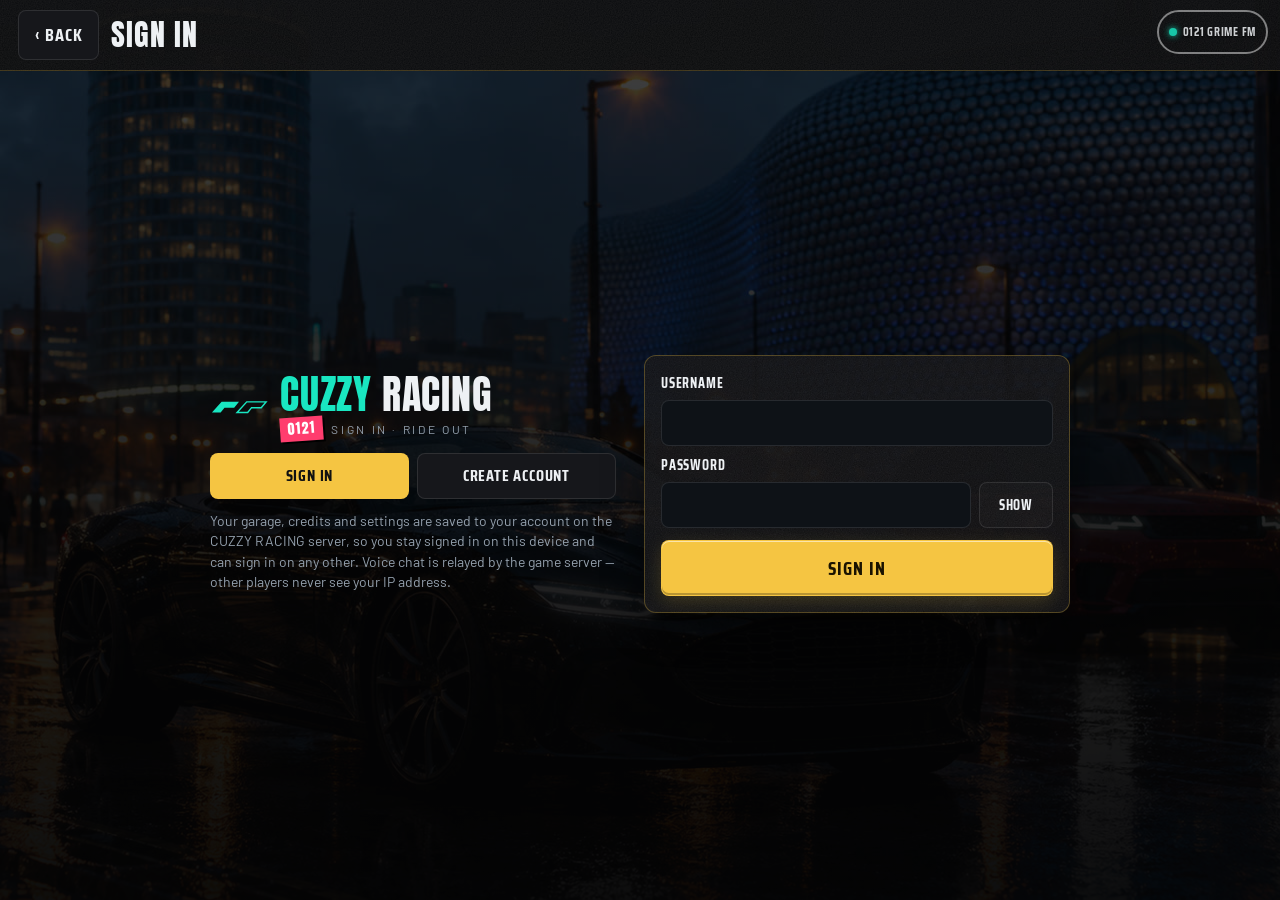
<file: index.html>
<!doctype html>
<html lang="en-GB">
<head>
<meta charset="utf-8">
<meta name="viewport" content="width=device-width,initial-scale=1,maximum-scale=1,user-scalable=no,viewport-fit=cover">
<meta name="theme-color" content="#0b0d10">
<meta name="apple-mobile-web-app-capable" content="yes">
<meta name="mobile-web-app-capable" content="yes">
<meta name="apple-mobile-web-app-status-bar-style" content="black-translucent">
<title>CUZZY RACING</title>
<link rel="manifest" href="manifest.json">
<link rel="icon" href="img/icon.svg" type="image/svg+xml">
<link rel="preconnect" href="https://fonts.googleapis.com"><link rel="preconnect" href="https://fonts.gstatic.com" crossorigin>
<link href="https://fonts.googleapis.com/css2?family=Anton&family=Saira+Condensed:wght@500;700;800;900&family=Barlow:wght@400;500;600;700&display=swap" rel="stylesheet">
<link rel="stylesheet" href="css/style.css?v=cf5bb9d9">
<script type="importmap">{"imports": {"three": "./js/lib/three.module.js?v=a762b858", "./js/ai.js": "./js/ai.js?v=5356837a", "./js/audio.js": "./js/audio.js?v=10feade1", "./js/bttf_fx.js": "./js/bttf_fx.js?v=342a2d56", "./js/carmodel.js": "./js/carmodel.js?v=9ebaed24", "./js/carpro.js": "./js/carpro.js?v=80694309", "./js/chipselect.js": "./js/chipselect.js?v=4e00ce77", "./js/citylook.js": "./js/citylook.js?v=be553f23", "./js/cockpit.js": "./js/cockpit.js?v=2826407f", "./js/daynight-weather.js": "./js/daynight-weather.js?v=646a2e50", "./js/db5int.js": "./js/db5int.js?v=75697a37", "./js/engine-worklet.js": "./js/engine-worklet.js?v=3e9cb6bf", "./js/g29setup.js": "./js/g29setup.js?v=a3e28fc1", "./js/gadgets.js": "./js/gadgets.js?v=e4b60b3c", "./js/game.js": "./js/game.js?v=b21c7aa3", "./js/gfx.js": "./js/gfx.js?v=75e3f6ca", "./js/hero.js": "./js/hero.js?v=8a79b798", "./js/hover.js": "./js/hover.js?v=10356874", "./js/hud.js": "./js/hud.js?v=0f4f5df9", "./js/kittdash.js": "./js/kittdash.js?v=ce78e011", "./js/landmarks_east.js": "./js/landmarks_east.js?v=c17bf64b", "./js/main.js": "./js/main.js?v=66116efd", "./js/nav.js": "./js/nav.js?v=6e902ac3", "./js/net.js": "./js/net.js?v=e0316a53", "./js/onfoot.js": "./js/onfoot.js?v=fa400fc7", "./js/openworld.js": "./js/openworld.js?v=030f7942", "./js/person.js": "./js/person.js?v=87ec7d27", "./js/radio.js": "./js/radio.js?v=9673f2da", "./js/realcars.js": "./js/realcars.js?v=e3ea3b88", "./js/roadedge.js": "./js/roadedge.js?v=07e41f2a", "./js/rumble.js": "./js/rumble.js?v=bd35ae7e", "./js/settings.js": "./js/settings.js?v=658e1bfc", "./js/shadersafe.js": "./js/shadersafe.js?v=47defad8", "./js/showroom.js": "./js/showroom.js?v=9026de8d", "./js/store.js": "./js/store.js?v=c00bef1e", "./js/streetlife.js": "./js/streetlife.js?v=9d82c410", "./js/ui_auth.js": "./js/ui_auth.js?v=19510d20", "./js/ui_settings.js": "./js/ui_settings.js?v=8e75a122", "./js/uinav.js": "./js/uinav.js?v=877160b3", "./js/venues.js": "./js/venues.js?v=6ca974d4", "./js/voice-worklet.js": "./js/voice-worklet.js?v=f0562c0b", "./js/voice.js": "./js/voice.js?v=0f6fee94", "./js/vr.js": "./js/vr.js?v=240528f2", "./js/wheel.js": "./js/wheel.js?v=48f64be3", "./js/world.js": "./js/world.js?v=22a8a321", "./js/ambient.js": "./js/ambient.js?v=2f28dc7c", "./js/films.js": "./js/films.js?v=38da68b5", "./js/films_comeup.js": "./js/films_comeup.js?v=f57a04e6", "./js/hangout.js": "./js/hangout.js?v=560c3bf8", "./js/places.js": "./js/places.js?v=a8e13cf5", "./js/rylandst.js": "./js/rylandst.js?v=d5a6cce4", "./js/streetlights.js": "./js/streetlights.js?v=27748735", "./js/weapons.js": "./js/weapons.js?v=bbc95902", "./js/weather.js": "./js/weather.js?v=ddeb6784", "./js/ads_data.js": "./js/ads_data.js?v=f45f7d9e", "./js/ads_kit.js": "./js/ads_kit.js?v=e224eec5", "./js/ads_studio.js": "./js/ads_studio.js?v=163a1e48", "./js/mapfill.js": "./js/mapfill.js?v=3118030b", "./js/vr-avatar.js": "./js/vr-avatar.js?v=8b3e870c", "./js/vr-hands.js": "./js/vr-hands.js?v=33db6fe3", "./js/vr-plus.js": "./js/vr-plus.js?v=4248055c", "./js/look.js": "./js/look.js?v=835de497", "./js/lib/three.module.js": "./js/lib/three.module.js?v=a762b858", "./js/lib/addons/controls/OrbitControls.js": "./js/lib/addons/controls/OrbitControls.js?v=fb493b16", "./js/lib/addons/environments/RoomEnvironment.js": "./js/lib/addons/environments/RoomEnvironment.js?v=1572ee39", "./js/lib/addons/libs/meshopt_decoder.module.js": "./js/lib/addons/libs/meshopt_decoder.module.js?v=cd7a7b72", "./js/lib/addons/loaders/GLTFLoader.js": "./js/lib/addons/loaders/GLTFLoader.js?v=9ad07e47", "./js/lib/addons/loaders/OBJLoader.js": "./js/lib/addons/loaders/OBJLoader.js?v=85d84dd8", "./js/lib/addons/loaders/RGBELoader.js": "./js/lib/addons/loaders/RGBELoader.js?v=7626b55b", "./js/lib/addons/math/SimplexNoise.js": "./js/lib/addons/math/SimplexNoise.js?v=3149646f", "./js/lib/addons/objects/Reflector.js": "./js/lib/addons/objects/Reflector.js?v=63d3cfe5", "./js/lib/addons/objects/Sky.js": "./js/lib/addons/objects/Sky.js?v=e0837a6c", "./js/lib/addons/postprocessing/AfterimagePass.js": "./js/lib/addons/postprocessing/AfterimagePass.js?v=fcef38e6", "./js/lib/addons/postprocessing/EffectComposer.js": "./js/lib/addons/postprocessing/EffectComposer.js?v=eccf8177", "./js/lib/addons/postprocessing/GTAOPass.js": "./js/lib/addons/postprocessing/GTAOPass.js?v=051e4045", "./js/lib/addons/postprocessing/MaskPass.js": "./js/lib/addons/postprocessing/MaskPass.js?v=10b721db", "./js/lib/addons/postprocessing/OutputPass.js": "./js/lib/addons/postprocessing/OutputPass.js?v=8ca54f44", "./js/lib/addons/postprocessing/Pass.js": "./js/lib/addons/postprocessing/Pass.js?v=a5ec37ce", "./js/lib/addons/postprocessing/RenderPass.js": "./js/lib/addons/postprocessing/RenderPass.js?v=89aaff34", "./js/lib/addons/postprocessing/SMAAPass.js": "./js/lib/addons/postprocessing/SMAAPass.js?v=9a8bf09a", "./js/lib/addons/postprocessing/ShaderPass.js": "./js/lib/addons/postprocessing/ShaderPass.js?v=f145da64", "./js/lib/addons/postprocessing/UnrealBloomPass.js": "./js/lib/addons/postprocessing/UnrealBloomPass.js?v=a60d7378", "./js/lib/addons/postprocessing/BokehPass.js": "./js/lib/addons/postprocessing/BokehPass.js?v=22b07918", "./js/lib/addons/shaders/AfterimageShader.js": "./js/lib/addons/shaders/AfterimageShader.js?v=db02c7da", "./js/lib/addons/shaders/CopyShader.js": "./js/lib/addons/shaders/CopyShader.js?v=6088e45f", "./js/lib/addons/shaders/GTAOShader.js": "./js/lib/addons/shaders/GTAOShader.js?v=3a30503b", "./js/lib/addons/shaders/LuminosityHighPassShader.js": "./js/lib/addons/shaders/LuminosityHighPassShader.js?v=05b8a6dd", "./js/lib/addons/shaders/OutputShader.js": "./js/lib/addons/shaders/OutputShader.js?v=251fcfe4", "./js/lib/addons/shaders/PoissonDenoiseShader.js": "./js/lib/addons/shaders/PoissonDenoiseShader.js?v=1c34e38d", "./js/lib/addons/shaders/SMAAShader.js": "./js/lib/addons/shaders/SMAAShader.js?v=c611ed21", "./js/lib/addons/shaders/BokehShader.js": "./js/lib/addons/shaders/BokehShader.js?v=08d69301", "./js/lib/addons/utils/BufferGeometryUtils.js": "./js/lib/addons/utils/BufferGeometryUtils.js?v=00ecb96b", "./js/lib/addons/utils/SkeletonUtils.js": "./js/lib/addons/utils/SkeletonUtils.js?v=a6891d87", "./shared/perftest.js": "./shared/perftest.js?v=caad4ec8", "./shared/physics.js": "./shared/physics.js?v=e72e460c"}}</script>
</head>
<body>
<canvas id="c"></canvas>

<!-- ============ BOOT / LOADING ============ -->
<section id="boot" class="screen show">
  <div class="boot-bg"></div>
  <div class="boot-inner">
    <svg class="logo" viewBox="0 0 120 40" aria-label="CUZZY RACING logo"><path d="M4 30 L24 8 H60 L50 20 H30 L22 30 Z" fill="currentColor"/><path d="M56 30 L76 8 H116 L106 20 H86 L78 30 Z" fill="none" stroke="currentColor" stroke-width="3"/></svg>
    <h1 class="title"><span>CUZZY</span> RACING</h1>
    <p class="sub">Birmingham street racing</p>
    <div class="load"><div class="bar"><i id="loadbar"></i></div><div class="loadtxt"><span id="loadstep">Starting…</span><span id="loadpct">0%</span></div></div>
    <button id="tapstart" class="btn big primary" hidden>Tap to start</button>
    <button id="boot-signin" class="btn big primary" hidden>Sign in to play</button>
    <p id="booterr" class="err" hidden></p>
  </div>
  <p class="credit">Map data © OpenStreetMap contributors (ODbL). Vehicles are fictional designs inspired by real cars — not affiliated with or endorsed by any manufacturer.</p>
</section>

<!-- ============ SIGN IN / CREATE ACCOUNT (before the main menu) ============ -->
<section id="auth" class="screen panel-screen" aria-labelledby="auth-title">
  <div class="boot-bg" aria-hidden="true"></div>
  <header class="ph"><button class="back" id="auth-back" type="button">‹ Back</button><h2 id="auth-title">Sign in</h2></header>
  <div class="pbody narrow auth-body">
    <div class="auth-side">
      <div class="brand auth-brand"><svg class="logo" viewBox="0 0 120 40" aria-hidden="true"><path d="M4 30 L24 8 H60 L50 20 H30 L22 30 Z" fill="currentColor"/><path d="M56 30 L76 8 H116 L106 20 H86 L78 30 Z" fill="none" stroke="currentColor" stroke-width="3"/></svg><div class="brand-t"><div class="title sm"><span>CUZZY</span> RACING</div><div class="brand-tag"><span class="stk">0121</span><span>Sign in · ride out</span></div></div></div>
      <div class="auth-tabs" role="tablist" aria-label="Account"><button type="button" class="chip on" role="tab" data-am="login" aria-selected="true">Sign in</button><button type="button" class="chip" role="tab" data-am="register" aria-selected="false">Create account</button></div>
      <div class="warnbox" id="auth-norecover" hidden><b>No password recovery.</b> Accounts have no email address, so a forgotten password can't be reset — you'd need a new account and would start again. Use a password manager or write it down somewhere safe.</div>
      <p class="note auth-note">Your garage, credits and settings are saved to your account on the CUZZY RACING server, so you stay signed in on this device and can sign in on any other. Voice chat is relayed by the game server — other players never see your IP address.</p>
    </div>
    <form id="auth-form" novalidate autocomplete="on">
      <label class="lbl">Username<input id="auth-user" name="username" autocomplete="username" autocapitalize="none" autocorrect="off" spellcheck="false" maxlength="16" enterkeyhint="next" inputmode="text"></label>
      <small class="hint" id="auth-user-hint" hidden>3–16 letters, numbers or _ — this is your driver name in races and chat</small>
      <label class="lbl">Password<span class="pw-row"><input id="auth-pass" type="password" name="password" autocomplete="current-password" maxlength="128" enterkeyhint="go"><button type="button" class="btn small ghost" id="auth-show" aria-pressed="false">Show</button></span></label>
      <small class="hint" id="auth-pass-hint" hidden>At least 8 characters</small>
      <label class="lbl" id="auth-pass2-wrap" hidden>Confirm password<input id="auth-pass2" type="password" name="password2" autocomplete="new-password" maxlength="128" enterkeyhint="go"></label>
      <p class="err" id="auth-err" role="alert" hidden></p>
      <button class="btn primary" id="auth-go" type="submit">Sign in</button>
    </form>
  </div>
</section>

<!-- intro title overlay -->
<div id="introtitle" hidden><div class="it-inner"><div class="it-kicker">BIRMINGHAM · WEST MIDLANDS</div><div class="it-title"><span>CUZZY</span> RACING</div></div><button id="skipintro" class="btn ghost small">Skip ›</button></div>

<!-- ============ MAIN MENU ============ -->
<section id="menu" class="screen">
  <div class="menu-side">
    <div class="brand"><svg class="logo" viewBox="0 0 120 40" aria-hidden="true"><path d="M4 30 L24 8 H60 L50 20 H30 L22 30 Z" fill="currentColor"/><path d="M56 30 L76 8 H116 L106 20 H86 L78 30 Z" fill="none" stroke="currentColor" stroke-width="3"/></svg><div class="brand-t"><div class="title sm"><span>CUZZY</span> RACING</div><div class="brand-tag"><span class="stk">0121</span><span>Brum streets · no limits</span></div></div></div>
    <nav class="menu-list" aria-label="Main menu">
      <button class="mi hero" data-go="solo"><b>Play Solo</b><small>Free roam, sprints, circuits, time trials</small></button>
      <button class="mi" data-go="online"><b>Play Online</b><small>Public match, up to 8 drivers</small></button>
      <button class="mi" data-go="world"><b>Open World</b><small>Roam the city, chat, link up with 8 drivers</small></button>
      <button class="mi" data-go="create"><b>Create Room</b><small>Private invite code for your mandem</small></button>
      <button class="mi" data-go="join"><b>Join Room</b><small>Got a code? Get in</small></button>
      <button class="mi" data-go="showroom"><b>Showroom</b><small>Browse and pick your whip — all free</small></button>
      <button class="mi" data-go="upgrade"><b>Garage</b><small>Upgrades, paint, rims, tint</small></button>
      <button class="mi" data-go="settings"><b>Settings</b><small>Sound, voice, graphics, controls</small></button>
      <button class="mi" data-go="howto"><b>How to Play</b><small>Controls and tutorial</small></button>
      <button class="mi" data-go="feedback"><b>Message the Developer</b><small>Report a bug, suggest an idea, say hello</small></button>
      <button class="mi" id="mi-fullscreen" type="button"><b>Full Screen</b><small>Hide the address bar — iPhone: Add to Home Screen</small></button>
      <button class="mi" data-go="credits"><b>Credits</b><small>The team and the licences</small></button>
    </nav>
  </div>
  <svg class="skyline" viewBox="0 0 600 120" preserveAspectRatio="xMaxYMax meet" aria-hidden="true"><path fill="currentColor" d="M0 120V96h28V78h22v18h16V60h30v36h14V70h10V40h6v30h10v26h20V84h34V48c0-6 40-6 40 0v48h12V66h26v30h18V30h8l4-18 4 18h8v66h20V74l24-12 24 12v22h14V58h46v38h18V80h16V52h28v44h26V70h18v26h24V88h26v32z"/></svg>
  <div class="menu-foot"><div class="mf-card"><div id="mf-car"></div><div class="wallet" aria-label="Credits"><span id="mf-credits">—</span> cr</div></div><div id="savestate" class="savestate"></div><div class="postcode" aria-hidden="true">B5 · DIGBETH · BULLRING · ROTUNDA</div></div>
</section>

<!-- ============ GENERIC PANEL SCREENS ============ -->
<section id="solo" class="screen panel-screen">
  <header class="ph"><button class="back">‹ Back</button><h2>Play Solo</h2></header>
  <div class="pbody">
    <h3>Mode</h3><div class="chips" id="solo-mode"></div>
    <div id="solo-route-wrap"><h3>Route</h3><div class="cards" id="solo-route"></div></div>
    <div class="row2"><div id="solo-laps-wrap"><h3>Laps</h3><div class="chips" id="solo-laps"></div></div>
    <div><h3>Time of day</h3><div class="chips" id="solo-time"></div></div>
    <div><h3>Weather</h3><div class="chips" id="solo-weather"></div></div></div>
    <p class="note" id="solo-note"></p>
  </div>
  <footer class="pf"><div class="pf-car" id="solo-car"></div><button class="btn ghost" data-go="showroom">Change car</button><button class="btn primary" id="solo-go">Drive</button></footer>
</section>

<section id="feedback" class="screen panel-screen">
  <header class="ph"><button class="back">‹ Back</button><h2>Message the Developer</h2></header>
  <div class="pbody narrow">
    <h3>What is it about?</h3><div class="chips" id="fb-kind"><button class="chip on" data-k="bug">Bug</button><button class="chip" data-k="idea">Idea</button><button class="chip" data-k="cars">Cars</button><button class="chip" data-k="other">Other</button></div>
    <h3>Your message</h3><textarea id="fb-msg" maxlength="2000" rows="6" placeholder="What happened, or what would you like to see? The more detail the better." style="width:100%;box-sizing:border-box;background:transparent;color:inherit;border:1px solid rgba(255,255,255,.35);border-radius:10px;padding:12px;font:inherit;resize:vertical;min-height:120px;height:120px;display:block"></textarea>
    <p class="note" id="fb-note">Your username (if signed in), device and game screen are sent with the message so it can be fixed. Nothing else.</p>
  </div>
  <footer class="pf"><button class="btn primary" id="fb-send">Send</button></footer>
</section>

<section id="join" class="screen panel-screen">
  <header class="ph"><button class="back">‹ Back</button><h2>Join Private Room</h2></header>
  <div class="pbody narrow">
    <p class="note">Driving as <b id="join-as" class="drv-as"></b></p>
    <label class="lbl">Invite code<input id="join-code" maxlength="5" class="code-in" autocapitalize="characters" autocomplete="off" placeholder="ABCDE"></label>
    <p class="err" id="join-err" hidden></p>
    <button class="btn primary" id="join-go">Join room</button>
  </div>
</section>

<section id="world" class="screen panel-screen">
  <header class="ph"><button class="back">‹ Back</button><h2>Online Open World</h2></header>
  <div class="pbody narrow">
    <p class="note">Drive anywhere in Birmingham with other real players in your own car. Everyone starts at the City car park meet. Chat by text or by voice (relayed by the game server, so nobody sees your IP), meet up with a tap, and start a race whenever you like — you come back to the open world after.</p>
    <p class="note" id="ow-online"></p>
    <p class="note">Driving as <b id="ow-as" class="drv-as"></b></p>
    <button class="btn primary" id="ow-public">Join public open world</button>
    <button class="btn" id="ow-private">Create private open world</button>
    <div class="ow-coderow"><input id="ow-code" maxlength="5" class="code-in" autocapitalize="characters" autocomplete="off" placeholder="CODE" aria-label="Invite code"><button class="btn" id="ow-join">Join with code</button></div>
    <p class="err" id="ow-err" hidden></p>
  </div>
</section>

<section id="lobby" class="screen panel-screen">
  <header class="ph"><button class="back" id="lobby-leave">‹ Leave room</button><h2 id="lobby-title">Room</h2><div class="codebox" id="lobby-codebox"><span>Invite code</span><b id="lobby-code">—</b><button class="btn ghost small" id="lobby-copy">Copy invite</button></div></header>
  <div class="pbody lobby-grid">
    <div>
      <h3>Players <span id="lobby-count"></span></h3>
      <ul class="plist" id="lobby-players"></ul>
      <div class="voicebar" id="lobby-voice"></div>
    </div>
    <div>
      <h3>Race settings <small id="lobby-hostnote"></small></h3>
      <div id="lobby-settings"></div>
      <h3>Your car</h3>
      <div class="carpick" id="lobby-car"></div>
    </div>
  </div>
  <div class="timeout" id="lobby-timeout"></div>
  <footer class="pf"><button class="btn ghost" id="lobby-keep">Keep room open</button><button class="btn" id="lobby-ready">Ready</button><button class="btn primary" id="lobby-start">Start</button></footer>
</section>

<section id="showroom" class="screen panel-screen see-through">
  <header class="ph"><button class="back">‹ Back</button><h2>Showroom</h2><div class="wallet"><span class="credits">—</span> cr</div></header>
  <div class="sr">
    <aside class="sr-list">
      <div class="sr-listh"><div class="sr-count" id="sr-count"></div><button class="btn ghost small" id="sr-filt" aria-expanded="false" aria-controls="sr-filters">Filters</button></div>
      <div class="filters" id="sr-filters">
        <chip-select id="f-cat" aria-label="Category"></chip-select><chip-select id="f-make" aria-label="Make"></chip-select><chip-select id="f-drive" aria-label="Drivetrain"></chip-select>
      </div>
      <ul id="sr-cars"></ul>
    </aside>
    <div class="sr-stage">
      <div class="sr-tools"><button class="btn ghost small" id="sr-interior" aria-pressed="false">Interior</button><button class="btn ghost small" id="sr-sound">Engine sound</button><button class="btn ghost small" id="sr-compare">Compare</button><span class="hint">Drag to rotate · pinch/scroll to zoom</span></div>
      <div class="sr-swatches" id="sr-swatches"></div>
    </div>
    <aside class="sr-detail" id="sr-detail"></aside>
  </div>
</section>

<section id="upgrade" class="screen panel-screen see-through">
  <header class="ph"><button class="back">‹ Back</button><h2>Garage</h2><div class="ph-car" id="up-carslot"></div><div class="wallet" aria-label="Credits"><span class="credits">—</span> cr</div></header>
  <div class="up" id="up-body"></div>
</section>

<section id="settings" class="screen panel-screen">
  <header class="ph"><button class="back">‹ Back</button><h2>Settings</h2><div class="savestate" id="set-save"></div></header>
  <div class="tabs" id="set-tabs"></div>
  <div class="pbody" id="set-body"></div>
  <footer class="pf"><button class="btn ghost" id="set-defaults">Restore defaults</button></footer>
</section>

<section id="howto" class="screen panel-screen">
  <header class="ph"><button class="back">‹ Back</button><h2>How to Play</h2></header>
  <div class="pbody" id="howto-body"></div>
  <footer class="pf"><button class="btn primary" id="howto-tut">Play the tutorial</button></footer>
</section>

<section id="credits" class="screen panel-screen">
  <header class="ph"><button class="back">‹ Back</button><h2>Credits</h2></header>
  <div class="pbody cr-body">
    <figure class="cr-photo"><img src="img/credits_team.webp" width="750" height="1000" alt="Two cats on a cat tree" decoding="async"><figcaption>Shakil Mirza &amp; Perplexity Computer — the team behind CUZZY RACING</figcaption></figure>
    <div class="cr-text">
      <p class="cr-kicker">Made in Brum · 0121</p>
      <h3 class="cr-big">Created by <span>Shak</span></h3>
      <p class="cr-built">of R2G2 Development House</p>
      <h4>Credits</h4>
      <ul><li><b>Game design &amp; direction</b> — Shak / R2G2 Development House</li><li><b>Cars, map &amp; world</b> — Shak / R2G2 Development House</li><li><b>Art &amp; visual direction</b> — Shak / R2G2 Development House</li><li><b>Code direction</b> — Shak / R2G2 Development House</li><li><b>Sound design</b> — Shak / R2G2 Development House</li><li><b>Radio music</b> — all stations and tracks: 0121 GRIME FM (grime), B-TOWN R&amp;B (R&amp;B) and DISCO 80 GOLD (80s disco) — written and produced by Shak / R2G2 Development House</li></ul>
      <p class="note">Radio DJ and artist names heard in the game are fictional. © 2026 Shak / R2G2 Development House.</p>
      <h4>Third-party licences</h4>
      <p class="note">Map data © <a href="https://www.openstreetmap.org/copyright" target="_blank" rel="noopener">OpenStreetMap contributors</a>, available under the <a href="https://opendatacommons.org/licenses/odbl/1-0/" target="_blank" rel="noopener">Open Database Licence (ODbL) 1.0</a>; the Birmingham map (<code>brum.json</code>) is a Derived Database of OSM data.</p>
      <p class="note"><b>“Car Concept”</b> by Eric Chadwick / Darmstadt Graphics Group GmbH (2024), from the <a href="https://github.com/KhronosGroup/glTF-Sample-Assets/tree/main/Models/CarConcept" target="_blank" rel="noopener">Khronos glTF Sample Assets</a>, based on the CC0 “Free Concept Car 004” by Unity Fan — <a href="https://creativecommons.org/licenses/by/4.0/" target="_blank" rel="noopener">CC BY 4.0</a>, modified (logos removed, compressed). Body-type car models from <a href="https://3dassets.dev" target="_blank" rel="noopener">3D Assets (3dassets.dev)</a> — <a href="https://creativecommons.org/publicdomain/zero/1.0/" target="_blank" rel="noopener">CC0 1.0</a>, credited as a courtesy.</p>
      <p class="note">three.js r160 and addons (MIT); FastAPI (MIT) and Uvicorn (BSD-3-Clause) on the server; Playwright (Apache-2.0) for tests only; fonts Anton, Saira Condensed and Barlow (SIL Open Font Licence 1.1, Google Fonts).</p>
      <p class="note">Made with AI-assisted tools: loading-screen art and east-side landmark textures were AI-generated from our own prompts, and the intro voice is AI text-to-speech. Engine, tyre, UI sounds and radio music are synthesised in code — no samples or recordings. Vehicles are fictional designs inspired by real cars — not affiliated with or endorsed by any manufacturer.</p>
    </div>
  </div>
</section>

<section id="results" class="screen panel-screen">
  <header class="ph"><h2 id="res-title">Results</h2></header>
  <div class="pbody narrow" id="res-body"></div>
  <footer class="pf" id="res-foot"></footer>
</section>

<!-- ============ IN-GAME ============ -->
<div id="hud" hidden>
  <div class="h-top">
    <button class="hbtn" id="h-pause" aria-label="Pause">❚❚</button>
    <div id="ow-bar" hidden><button class="hbtn wide" data-ow="chat">Chat</button><button class="hbtn wide" data-ow="meet">Meet up</button><button class="hbtn wide" data-ow="race">Race</button><button class="hbtn wide" data-ow="voice">Voice</button></div>
    <div class="h-box" id="h-lapbox"><b id="h-lap"></b><small id="h-cp"></small></div>
    <div class="h-box" id="h-timebox"><b id="h-time">0:00.00</b></div>
    <div class="h-box"><b id="h-pos">1/1</b><small>POS</small></div>
    <div id="fps" hidden></div>
  </div>
  <div id="h-guide" hidden aria-hidden="true"><div id="h-guide-chev"></div><small id="h-guide-d"></small></div>
  <canvas id="minimap" width="320" height="320"></canvas>
  <div class="h-speedo">
    <div id="h-rev" class="revwrap"><div class="rev" id="h-revbar"></div><small id="h-rpm"></small></div>
    <div id="h-ev" class="revwrap" hidden><div class="ev" id="h-evbar"></div><small id="h-kw"></small><small id="h-soc"></small></div>
    <div class="spd"><b id="h-speed">0</b><small id="h-unit">mph</small></div><div class="gear" id="h-gear">N</div>
  </div>
  <div id="countdown" hidden></div>
  <div id="flash"></div>
  <div id="warnbar" hidden></div>
  <div id="netbar" hidden></div>
  <div id="toasts"></div>
  <div id="tags"></div>
  <div id="ow-log" hidden></div>
  <div id="ow-inv" hidden></div>
  <div id="tut" hidden><p id="tut-text"></p><button class="btn ghost small" id="tut-skip">Skip tutorial</button></div>
</div>
<div id="touch" hidden>
  <div class="tc left">
    <button data-k="left" class="tb steer" aria-label="Steer left">◀</button><button data-k="right" class="tb steer" aria-label="Steer right">▶</button>
    <div id="wheel" aria-label="Steering wheel"><svg viewBox="0 0 100 100"><circle cx="50" cy="50" r="44" fill="none" stroke="currentColor" stroke-width="8"/><path d="M8 52 H92 M50 52 V92" stroke="currentColor" stroke-width="8"/><circle cx="50" cy="52" r="10" fill="currentColor"/></svg></div>
  </div>
  <div class="tc right">
    <button data-k="brake" class="tb pedal brake" aria-label="Brake / reverse">BRAKE</button>
    <button data-k="gas" class="tb pedal gas" aria-label="Accelerate">GAS</button>
  </div>
  <div class="tc aux">
    <div id="h-shift"><button data-k="down" class="tb small" aria-label="Shift down">−</button><button data-k="up" class="tb small" aria-label="Shift up">+</button></div>
    <button data-k="hb" class="tb small" aria-label="Handbrake">HB</button>
    <button data-k="rev" class="tb small" aria-label="Reverse">R</button>
    <button data-k="fly" class="tb small util" id="h-fly" aria-label="Hover mode" hidden>FLY</button>
    <button data-k="turbo" class="tb small util" id="h-turbo" aria-label="Turbo boost" hidden>TURBO</button>
    <button data-k="cam" class="tb small util" aria-label="Camera">CAM</button>
    <button data-k="reset" class="tb small util" aria-label="Reset car">↺</button>
    <button data-k="mic" class="tb small mic util" id="h-mic" aria-label="Microphone on/off">MIC OFF</button>
  </div>
</div>

<div id="pause" class="overlay" hidden>
  <div class="pause-card">
    <h2>Paused</h2><p class="online-note" id="pause-online" hidden>Online session continues. Your car is braking to a stop while this menu is open.</p>
    <div class="pause-btns">
      <button class="btn primary" id="p-resume">Resume</button>
      <button class="btn" id="p-restart">Restart</button>
      <button class="btn" id="p-settings">Settings</button>
      <button class="btn" id="p-players">Players &amp; voice</button>
      <button class="btn" id="p-leave">Leave race</button>
      <button class="btn danger" id="p-menu">Return to Main Menu</button>
    </div>
    <div class="radio-slot" id="radio-slot-pause"></div>
    <div id="p-extra"></div>
  </div>
</div>
<div id="ow-panel" class="overlay" hidden><div class="modal-card ow-card"><div class="ow-head"><button class="back btn small ghost" id="ow-back">‹ Back</button><h3 id="ow-title"></h3></div><div id="ow-body"></div></div></div>
<div id="modal" class="overlay" hidden><div class="modal-card"><h3 id="m-title"></h3><div id="m-body"></div><div class="m-btns" id="m-btns"></div></div></div>
<div id="busy" hidden><div class="spin"></div><span id="busy-t">Loading…</span></div>
<div id="rotate" hidden>Turn your phone sideways for the best view</div>

<script type="module">import "./js/main.js";</script>
<script src="https://gamestats.pplx.app/t.js" data-g="cuzzy"></script>
</body>
</html>
</file>
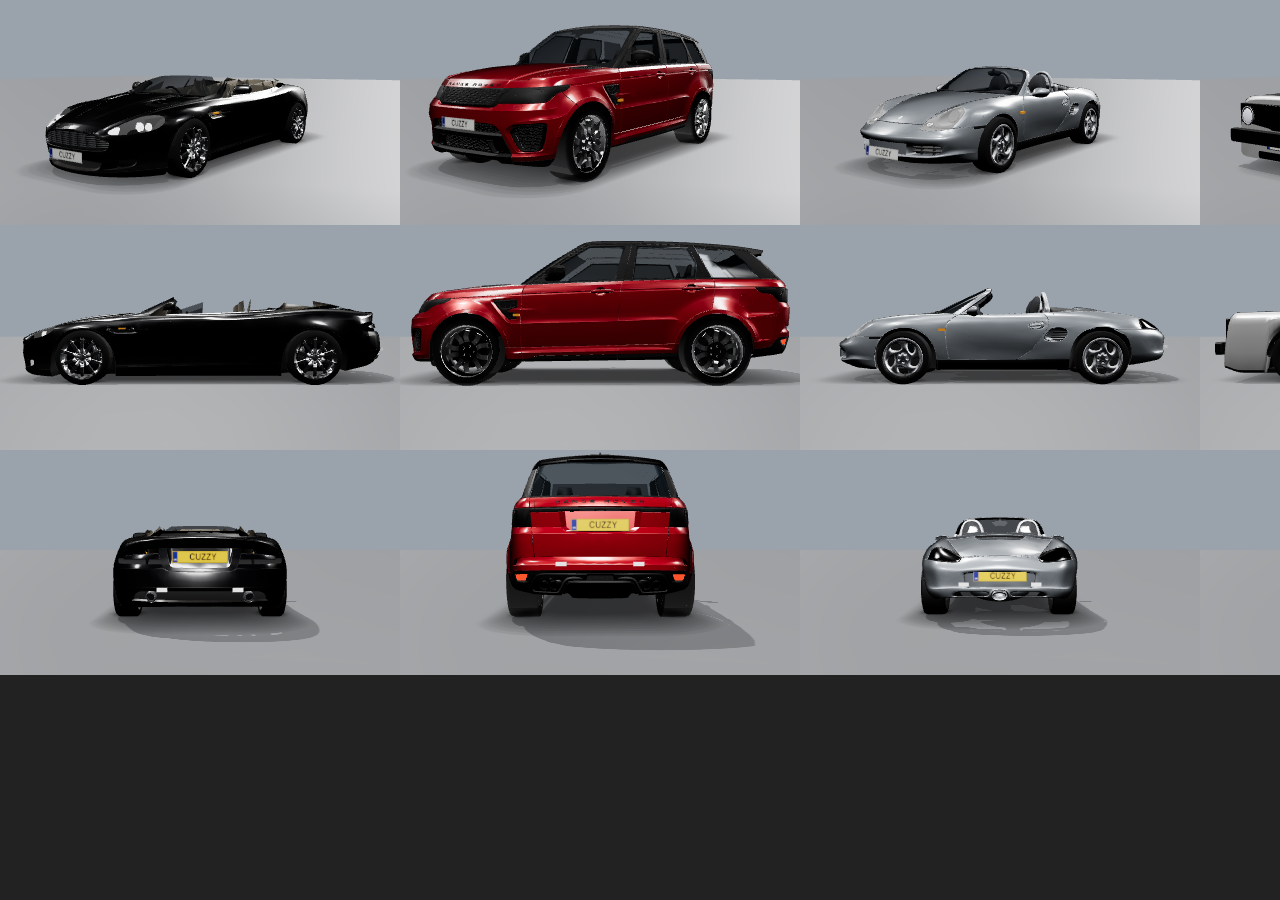
<file: dev/car_lineup.html>
<!doctype html><html><head><base href="../"><style>body{margin:0;background:#222}canvas{display:block}</style>
<script type="importmap">{"imports":{"three":"./js/lib/three.module.js"}}</script></head><body>
<script type="module">
// Car lineup (dev only): all cars as a grid of tiles, one row per view. ?cars=db9v,...&views=fq,side,rear&w=400&h=225&splitter=1
import * as THREE from 'three';
import { RoomEnvironment } from './js/lib/addons/environments/RoomEnvironment.js';
import { buildCar, setCarEnv } from './js/carmodel.js';
import { registerCars, loadTypes, ensureRealModel } from './js/realcars.js';
try {
const cars = await (await fetch('./shared/cars.json')).json(); registerCars(cars);
const q = new URLSearchParams(location.search); const ids = (q.get('cars') || 'db9v,rrs23,box986,gti8,r8,hurac,avent,f458').split(',');
await loadTypes(); for (const id of ids) await ensureRealModel(id);
const views = (q.get('views') || 'fq,side,rear').split(','); const W = +(q.get('w') || 400), H = +(q.get('h') || 225);
const r = new THREE.WebGLRenderer({ antialias: true, preserveDrawingBuffer: true }); r.setSize(W * ids.length, H * views.length); r.toneMapping = THREE.ACESFilmicToneMapping; document.body.appendChild(r.domElement);
r.shadowMap.enabled = true; r.shadowMap.type = THREE.PCFSoftShadowMap; r.setScissorTest(true);
const sc = new THREE.Scene(); sc.background = new THREE.Color(0x9aa3ac);
const pm = new THREE.PMREMGenerator(r); const env = pm.fromScene(new RoomEnvironment(), 0.04).texture; sc.environment = env; setCarEnv(env);
const sun = new THREE.DirectionalLight(0xffffff, 2.2); sun.position.set(-4, 10, -5); sun.castShadow = true; sun.shadow.mapSize.set(2048, 2048); for (const k of ['left', 'bottom']) sun.shadow.camera[k] = -6; for (const k of ['right', 'top']) sun.shadow.camera[k] = 6; sc.add(sun);
const fl = new THREE.Mesh(new THREE.PlaneGeometry(80, 80), new THREE.MeshStandardMaterial({ color: 0x6d6f72, roughness: 0.55 })); fl.rotation.x = -Math.PI / 2; fl.receiveShadow = true; sc.add(fl);
const grid = q.get('grid') ? new THREE.GridHelper(20, 40, 0x222222, 0x444444) : null; if (grid) { grid.position.y = 0.002; sc.add(grid); }
const M = []; window.info = [];
for (const id of ids) { const car = cars.find(c => c.id === id); const opts = { detail: 2, plate: 'CUZZY' }; if (q.get('splitter')) opts.splitter = true; if (q.get('colour')) opts.colour = +q.get('colour');
  const m = buildCar(car, opts); m.visible = false; sc.add(m); m.updateMatrixWorld(true); const bb = new THREE.Box3().setFromObject(m); M.push({ m, bb, L: bb.max.z - bb.min.z });
  let tris = 0; m.traverse(o => { if (o.isMesh) tris += (o.geometry.index ? o.geometry.index.count : o.geometry.attributes.position.count) / 3; });
  window.info.push({ id, key: m.userData.realKey || 'proc', tris: Math.round(tris), size: bb.getSize(new THREE.Vector3()).toArray().map(x => +x.toFixed(3)), bbz: [+bb.min.z.toFixed(3), +bb.max.z.toFixed(3)], warp: m.userData.warp || null, styleMs: m.userData.styleMs }); }
const cam = new THREE.PerspectiveCamera(28, W / H, 0.05, 200);
const V = { fq: [0.62, 1.2, 1.25], rq: [Math.PI - 0.62, 1.3, 1.25], side: [Math.PI / 2, 0.65, 1.2], front: [0, 0.75, 1.25], rear: [Math.PI, 0.85, 1.25], top: [0.6, 4.5, 1.6], low: [0.3, 0.25, 1.1] };
window.draw = () => M.forEach((c, j) => { M.forEach(o => o.m.visible = o === c); views.forEach((v, i) => { const [a, h, d] = V[v] || V.fq; const dist = 5.2 * d;
  cam.position.set(-Math.sin(a) * dist, h, -Math.cos(a) * dist); cam.lookAt(0, 0.55, 0); cam.updateMatrixWorld();
  const y = (views.length - 1 - i) * H; r.setViewport(j * W, y, W, H); r.setScissor(j * W, y, W, H); r.render(sc, cam); }); });
window.cars = M; window.probe = () => M.map(c => { const out = []; c.m.traverse(o => { if (o.isMesh && o.userData.midPart && o.geometry.parameters?.width > 1) { const b = new THREE.Box3().setFromObject(o); out.push([o.geometry.type, b.min.toArray().map(v => +v.toFixed(3)), b.max.toArray().map(v => +v.toFixed(3)), o.parent?.name, o.parent?.position?.toArray(), o.parent?.scale?.toArray()]); } }); return out; });
window.draw();
} catch (e) { window.err = String(e && e.stack || e); }
window.done = true;
</script></body></html>
</file>
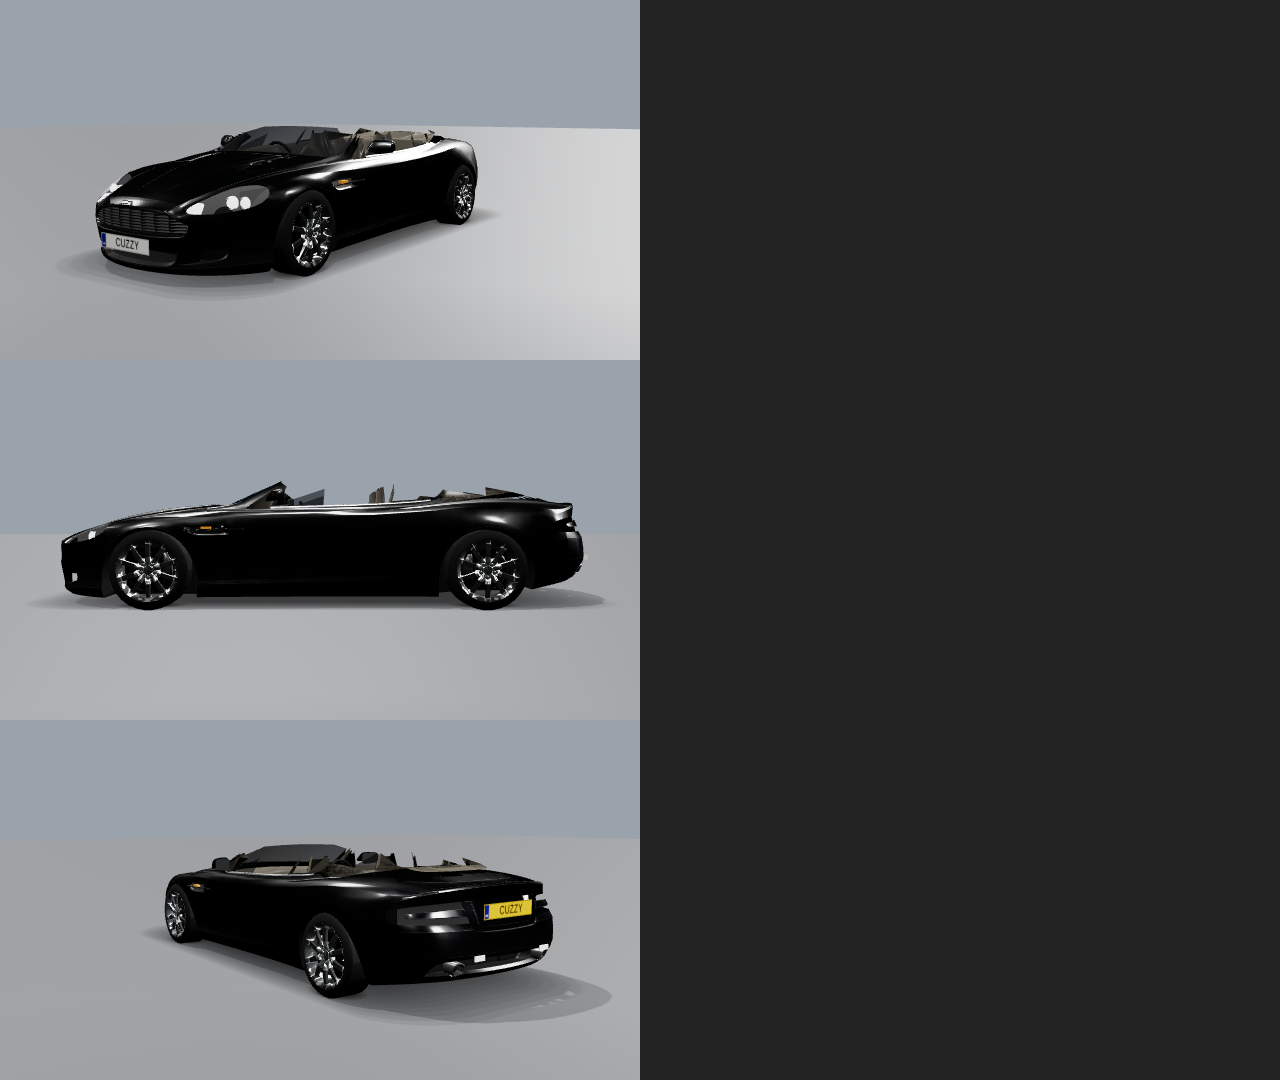
<file: dev/car_look.html>
<!doctype html><html><head><base href="../"><style>body{margin:0;background:#222}canvas{display:block}</style>
<script type="importmap">{"imports":{"three":"./js/lib/three.module.js"}}</script></head><body>
<script type="module">
// Car look check (dev only): one car on a studio floor, several camera views in one tall canvas.
// ?id=r8&colour=0xd5d9de&views=fq,side,rq,front,rear,wheel
import * as THREE from 'three';
import { RoomEnvironment } from './js/lib/addons/environments/RoomEnvironment.js';
import { buildCar, setCarEnv } from './js/carmodel.js';
import { registerCars, loadTypes, ensureRealModel } from './js/realcars.js';
try {
const cars = await (await fetch('./shared/cars.json')).json(); registerCars(cars);
const q = new URLSearchParams(location.search); const id = q.get('id') || 'db9v'; const car = cars.find(c => c.id === id);
await loadTypes(); await ensureRealModel(id);
const views = (q.get('views') || 'fq,side,rq').split(','); const W = +(q.get('w') || 640), H = +(q.get('h') || 360);
const r = new THREE.WebGLRenderer({ antialias: true, preserveDrawingBuffer: true }); r.setSize(W, H * views.length); r.toneMapping = THREE.ACESFilmicToneMapping; r.toneMappingExposure = 1.0; document.body.appendChild(r.domElement);
r.shadowMap.enabled = true; r.shadowMap.type = THREE.PCFSoftShadowMap; r.setScissorTest(true);
const sc = new THREE.Scene(); sc.background = new THREE.Color(0x9aa3ac);
const pm = new THREE.PMREMGenerator(r); const env = pm.fromScene(new RoomEnvironment(), 0.04).texture; sc.environment = env; setCarEnv(env);
const sun = new THREE.DirectionalLight(0xffffff, 2.2); sun.position.set(-4, 10, -5); sun.castShadow = true; sun.shadow.mapSize.set(2048, 2048); for (const k of ['left', 'bottom']) sun.shadow.camera[k] = -6; for (const k of ['right', 'top']) sun.shadow.camera[k] = 6; sc.add(sun);
const fl = new THREE.Mesh(new THREE.PlaneGeometry(80, 80), new THREE.MeshStandardMaterial({ color: 0x6d6f72, roughness: 0.55 })); fl.rotation.x = -Math.PI / 2; fl.receiveShadow = true; sc.add(fl);
const opts = { detail: 2, plate: 'CUZZY' }; if (q.get('colour')) opts.colour = +q.get('colour'); if (q.get('wheel')) opts.wheel = q.get('wheel');
const m = buildCar(car, opts); sc.add(m); m.updateMatrixWorld(true);
const bb = new THREE.Box3().setFromObject(m); const L = bb.max.z - bb.min.z;
const cam = new THREE.PerspectiveCamera(30, W / H, 0.05, 200);
// forward is -Z
const V = { fq: [0.62, 1.25, 1.2], rq: [Math.PI - 0.62, 1.35, 1.2], side: [Math.PI / 2, 0.7, 1.15], front: [0, 0.8, 1.2], rear: [Math.PI, 0.9, 1.2], top: [0.6, 4.5, 1.6], wheel: [Math.PI / 2 - 0.25, 0.45, 0.62] };
window.draw = () => views.forEach((v, i) => { const [a, h, d] = V[v] || V.fq; const dist = L * d; const tz = v === 'wheel' ? bb.min.z + L * 0.2 : 0;
  cam.position.set(-Math.sin(a) * dist, h, -Math.cos(a) * dist + tz); cam.lookAt(0, v === 'wheel' ? 0.35 : 0.55, tz); cam.updateMatrixWorld();
  const y = (views.length - 1 - i) * H; r.setViewport(0, y, W, H); r.setScissor(0, y, W, H); r.render(sc, cam); }); window.draw();
let tris = 0; m.traverse(o => { if (o.isMesh) tris += (o.geometry.index ? o.geometry.index.count : o.geometry.attributes.position.count) / 3; });
window.info = { id, key: m.userData.realKey || 'proc', tris: Math.round(tris), size: bb.getSize(new THREE.Vector3()).toArray().map(x => +x.toFixed(3)), paint: (m.userData.paint?.color?.getHexString?.()) };
} catch (e) { window.err = String(e && e.stack || e); }
window.done = true;
</script></body></html>
</file>
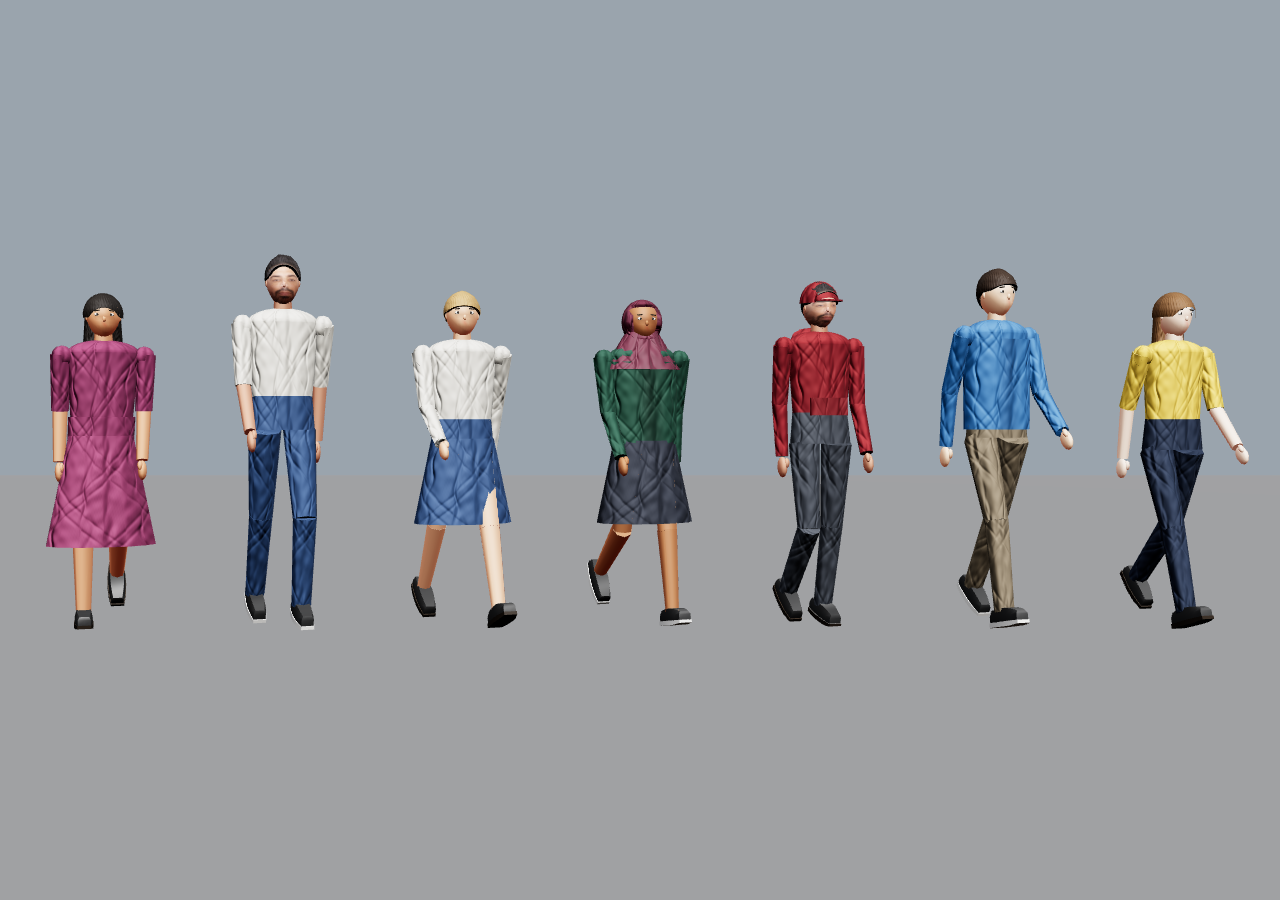
<file: dev/ped_preview.html>
<!doctype html><html><head><meta charset="utf-8"><style>body{margin:0;background:#888}</style>
<script type="importmap">{"imports":{"three":"../js/lib/three.module.js"}}</script></head><body>
<script type="module">
import * as THREE from 'three';
import { RoomEnvironment } from '../js/lib/addons/environments/RoomEnvironment.js';
import { PedKit } from '../js/streetlife.js';
const q = new URLSearchParams(location.search); const T = +(q.get('t') || 0.3), close = q.has('close');
const r = new THREE.WebGLRenderer({ antialias: true }); r.setSize(innerWidth, innerHeight); document.body.appendChild(r.domElement);
r.toneMapping = THREE.ACESFilmicToneMapping; r.outputColorSpace = THREE.SRGBColorSpace;
const sc = new THREE.Scene(); sc.background = new THREE.Color(0x9aa4ad); const pm = new THREE.PMREMGenerator(r); sc.environment = pm.fromScene(new RoomEnvironment()).texture;
const sun = new THREE.DirectionalLight(0xffffff, 2.2); sun.position.set(3, 6, 5); sc.add(sun); sc.add(new THREE.HemisphereLight(0xcfe0ff, 0x554433, 0.6));
const gnd = new THREE.Mesh(new THREE.PlaneGeometry(40, 40), new THREE.MeshStandardMaterial({ color: 0x777777 })); gnd.rotation.x = -Math.PI / 2; sc.add(gnd);
const K = PedKit, U = { value: T };
// [hair, outfit, shak]  (shak: Shak's face decal + textured hair + his skin tone)
const looks = [[['hairT'], ['jacket', 'trou', 'slvL'], 1], [['hairL'], ['dress', 'bare', 'slvS']], [['hairT'], ['trou', 'slvS'], 1], [['hairS', 'pony'], ['skirt', 'bare', 'slvL']], [['hijab'], ['jacket', 'skirt', 'bare', 'slvL']], [['hairT', 'cap'], ['hood', 'trou', 'slvL'], 1], [['hairS'], ['jacket', 'trou', 'slvL']], [['hairL', 'bun'], ['trou', 'slvS']], [['hairT'], ['hood', 'trou', 'slvL'], 1]];
const n = looks.length, im = new THREE.InstancedMesh(K.pedGeometry(), K.pedMaterial(U), n); const g = im.geometry;
const C = [[0x1d2a44, 0x283a5a, 0, 0], [0x7a3355, 0x161616, 0xc68a62, 0x1a1410], [0xd9d4c8, 0x324a6e, 0, 0], [0xd9d4c8, 0x324a6e, 0xe0ac86, 0xa8834f], [0x24483a, 0x2a2e38, 0x9b6641, 0x5a2436], [0x7a1f24, 0x3b3f46, 0, 0], [0x3a6ea5, 0x6e6250, 0xf1c9a5, 0x2e1f14], [0xe0b73a, 0x1f2a3d, 0xf6d7bd, 0x6b4a2a], [0x2f2f33, 0x1f2a3d, 0, 0]];
const w = new Float32Array(n * 4), m = new Float32Array(n), cs = [0, 1, 2, 3].map(() => new Float32Array(n * 3)), col = new THREE.Color(), d = new THREE.Object3D();
const H = [1.0, 0.95, 1.06, 0.97, 0.94, 0.98, 1.03, 0.96, 0.92];
looks.forEach((L, i) => { m[i] = K.maskOf([...L[0], ...L[1], L[2] ? 'shak' : 'feat', i % 2 ? 'soleD' : 'soleW']); C[i].forEach((h, k) => { if (L[2] && k === 2) h = K.SHAK_SKIN; if (L[2] && k === 3) h = K.HAIR_C; col.set(h); cs[k].set([col.r, col.g, col.b], i * 3); });
  w.set([i * 0.9, q.has('still') ? 0 : 7, L[1].includes('dress') || L[1].includes('skirt') ? 1 : 0.5, 1], i * 4); d.position.set((i - (n - 1) / 2) * 0.9, 0, 0); d.scale.set(1, H[i], H[i]);
  d.rotation.y = q.has('side') ? Math.PI / 2 : q.has('q3') ? 0.6 : close ? 0 : 0.35; d.updateMatrix(); im.setMatrixAt(i, d.matrix); });
g.setAttribute('iWalk', new THREE.InstancedBufferAttribute(w, 4)); g.setAttribute('iMask', new THREE.InstancedBufferAttribute(m, 1)); ['iC0', 'iC1', 'iC2', 'iC3'].forEach((nm, k) => g.setAttribute(nm, new THREE.InstancedBufferAttribute(cs[k], 3)));
sc.add(im); const cam = new THREE.PerspectiveCamera(close ? 14 : 30, innerWidth / innerHeight, 0.1, 100);
const fx = (0 - (n - 1) / 2) * 0.9 + (q.has('pick') ? +q.get('pick') * 0.9 : 0); if (close) { const hy = 1.64 * H[q.has('pick') ? +q.get('pick') : 0]; cam.position.set(fx + 0.12, hy + 0.05, 1.3); cam.lookAt(fx, hy - 0.02, 0); } else { cam.position.set(0, 1.1, 8.5); cam.lookAt(0, 0.9, 0); }
let fin = false; const go = () => { if (fin) return; fin = true; r.render(sc, cam); window.DONE = 1; }; THREE.DefaultLoadingManager.onLoad = () => setTimeout(go, 50); r.render(sc, cam); setTimeout(go, 15000);
</script></body></html>
</file>
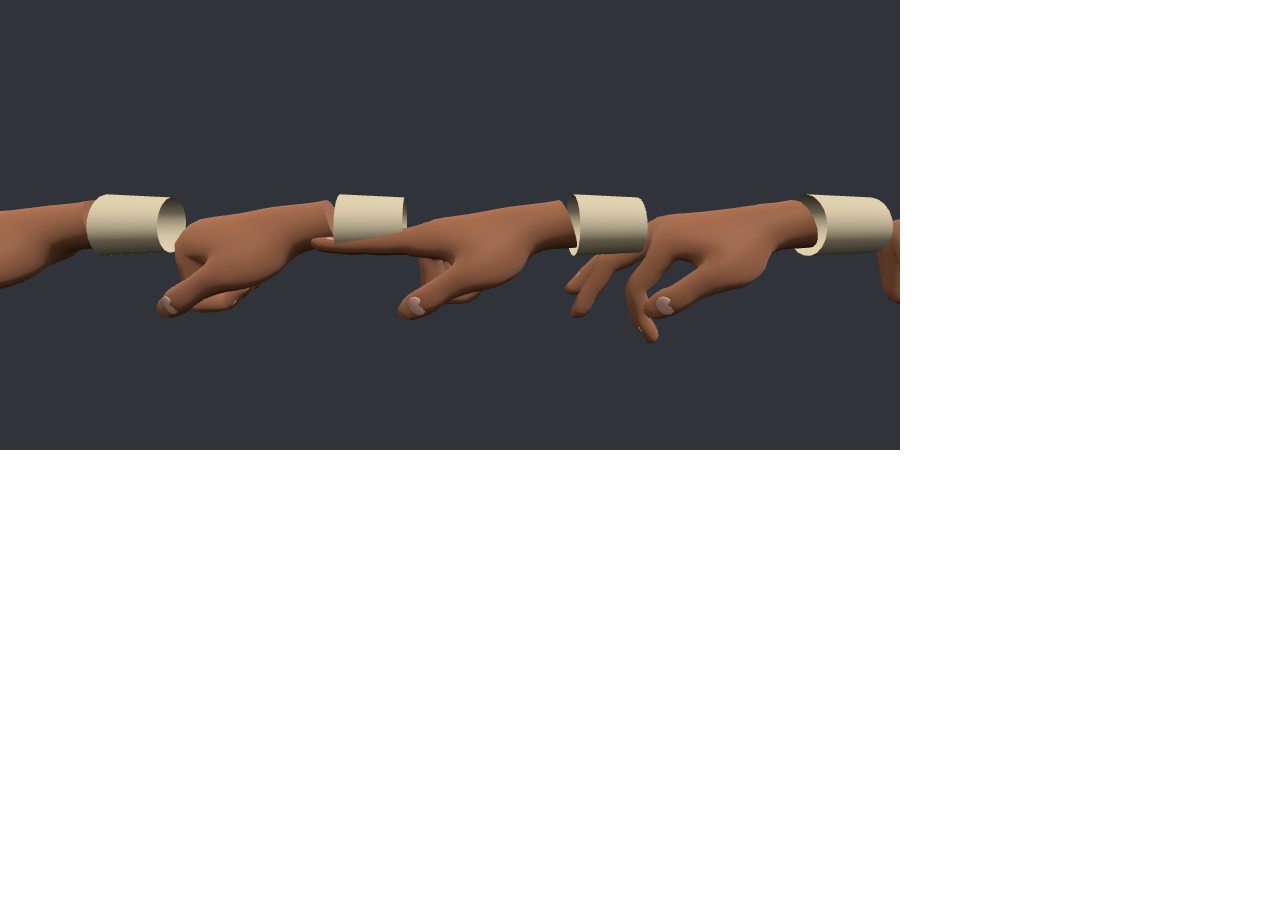
<file: dev/vrhands.html>
<!doctype html><html><body style="margin:0"><script type="importmap">{"imports":{"three":"../js/lib/three.module.js"}}</script>
<script type="module">
import * as THREE from 'three'; import { RealHand } from '../js/vr-hands.js';
const r = new THREE.WebGLRenderer({ antialias: true }); r.setSize(900, 450); document.body.appendChild(r.domElement);
const sc = new THREE.Scene(); sc.background = new THREE.Color(0x30343a); sc.add(new THREE.HemisphereLight(0xffffff, 0x404040, 2)); const dl = new THREE.DirectionalLight(0xffffff, 2); dl.position.set(1, 2, 1); sc.add(dl);
const cam = new THREE.PerspectiveCamera(35, 2, 0.01, 10); cam.position.set(0.0, 0.05, 0.55); cam.lookAt(0, 0, 0);
const poses = [[[0,0,0,0],0],[[1,1,1,1],0.8],[[0,1,1,1],0.7],[[0.55,0.3,0.2,0.15],0.75],[[1,1,1,1],0]]; const H = [];
// glove frame: fingers -Z, palm -Y. Show side view: rotate group so -Z points to +X on screen
poses.forEach((p, i) => { const h = new RealHand('right'); h.g.position.set(-0.36 + i * 0.18, 0, 0); h.g.rotation.y = Math.PI / 2; sc.add(h.g); H.push([h, p]); });
// a wheel rim segment for the wrapped pose reference
(function loop() { for (const [h, p] of H) { h.pose(p[0], p[1]); if (window.__dbg === 1 && h.mesh) { h.mesh.material = new THREE.MeshBasicMaterial({ color: 0xff0000 }); } } r.render(sc, cam); window.__ok = H.every(([h]) => h.ok); if (window.__ok && !window.__p) { window.__p = 1; const h0 = H[0][0]; h0.g.updateWorldMatrix(true, true); const bb = new THREE.Box3().setFromObject(h0.g, true); console.log('bb', JSON.stringify(bb), JSON.stringify(h0.B.wrist.getWorldPosition(new THREE.Vector3())), JSON.stringify(h0.root.position), JSON.stringify(h0.rest.wrist), JSON.stringify(h0.B['index-finger-tip'].position), JSON.stringify(h0.root.quaternion), JSON.stringify(h0.root.children.map(c=>c.name+':'+c.scale.x.toFixed(3)))); } requestAnimationFrame(loop); })();
</script></body></html>
</file>
<file: css/style.css>
:root{--bg:#0b0d10;--panel:rgba(14,17,22,.92);--panel2:#161b22;--line:rgba(255,255,255,.1);--tx:#eef1f4;--mut:#94a0ad;--acc:#19e6c1;--acc2:#ffd23f;--bad:#ff5a4a;--btn:74px;--btn-lift:0px;
--disp:'Saira Condensed',system-ui,sans-serif;--body:'Barlow',system-ui,sans-serif;--safe-l:env(safe-area-inset-left,0px);--safe-r:env(safe-area-inset-right,0px);--safe-b:env(safe-area-inset-bottom,0px);--safe-t:env(safe-area-inset-top,0px)}
*{box-sizing:border-box;-webkit-tap-highlight-color:transparent}
html,body{margin:0;height:100%;background:var(--bg);color:var(--tx);font-family:var(--body);overflow:hidden;overscroll-behavior:none;-webkit-user-select:none;user-select:none;touch-action:none}
select,input,textarea,option,.panel,.menu,.sr-tools,.gx-tools,.settings,[role=dialog]{touch-action:manipulation;-webkit-user-select:auto;user-select:auto}
select{pointer-events:auto!important;position:relative;z-index:2}
#c{position:fixed;inset:0;width:100vw;height:100vh;display:block}
button{font:inherit;color:inherit;cursor:pointer}
input,select{font:inherit;color:var(--tx);background:#0e1217;border:1px solid var(--line);border-radius:8px;padding:10px 12px;-webkit-user-select:text;user-select:text}
input:focus,select:focus,button:focus-visible{outline:2px solid var(--acc);outline-offset:2px}
[hidden]{display:none!important}
.btn{background:#1b222b;border:1px solid var(--line);border-radius:10px;padding:12px 20px;font-family:var(--disp);font-weight:700;letter-spacing:.06em;text-transform:uppercase;font-size:17px;transition:transform .12s,background .15s,border-color .15s;min-height:46px}
.btn:hover{background:#232c37;border-color:rgba(255,255,255,.2)}.btn:active{transform:scale(.97)}
.btn.primary{background:var(--acc);color:#04130f;border-color:transparent}.btn.primary:hover{background:#4cf0d2}
.btn.danger{background:#3a1715;border-color:#6b2520;color:#ffb3ab}
.btn.ghost{background:transparent}.btn.small{padding:7px 12px;font-size:14px;min-height:36px}.btn.big{font-size:24px;padding:16px 44px}
.btn[disabled]{opacity:.45;pointer-events:none}.btn.on{background:var(--acc);color:#04130f}
.err{color:#ffb3ab;background:rgba(255,90,74,.12);border:1px solid rgba(255,90,74,.3);padding:10px 12px;border-radius:8px;font-size:15px}
.note{color:var(--mut);font-size:14px;line-height:1.45}
.screen{position:fixed;inset:0;display:none;z-index:10}.screen.show{display:flex}
/* boot */
#boot{align-items:center;justify-content:center;flex-direction:column;background:#000}
.boot-bg{position:absolute;inset:0;background:url(../img/splash.jpg) center/cover;opacity:.55;filter:saturate(1.1)}
.boot-bg::after{content:'';position:absolute;inset:0;background:linear-gradient(180deg,rgba(0,0,0,.2),rgba(0,0,0,.85))}
.boot-inner{position:relative;text-align:center;width:min(560px,88vw)}
.logo{width:92px;color:var(--acc)}
.title{font-family:var(--disp);font-weight:900;font-size:clamp(54px,11vw,120px);line-height:.9;letter-spacing:.02em;margin:10px 0 6px;font-style:italic}
.title span{color:var(--acc)}.title.sm{font-size:34px;margin:0}
.sub{color:var(--mut);letter-spacing:.3em;text-transform:uppercase;font-size:13px;margin:0 0 34px}
.load .bar{height:6px;background:rgba(255,255,255,.12);border-radius:4px;overflow:hidden}.load i{display:block;height:100%;width:0;background:var(--acc);transition:width .2s}
.loadtxt{display:flex;justify-content:space-between;color:var(--mut);font-size:13px;margin-top:8px;font-variant-numeric:tabular-nums}
#tapstart{margin-top:28px;animation:pulse 1.6s infinite}
@keyframes pulse{50%{box-shadow:0 0 0 12px rgba(25,230,193,.0),0 0 40px rgba(25,230,193,.35)}}
.credit{position:absolute;bottom:calc(10px + var(--safe-b));left:0;right:0;text-align:center;color:rgba(255,255,255,.45);font-size:11px;padding:0 20px}
/* intro */
#introtitle{position:fixed;inset:0;z-index:20;display:flex;align-items:flex-end;justify-content:center;padding-bottom:12vh;pointer-events:none;background:linear-gradient(180deg,rgba(0,0,0,.0) 50%,rgba(0,0,0,.6))}
#introtitle .it-inner{text-align:center;opacity:0;transform:translateY(20px) scale(.96);transition:opacity 1s,transform 1.4s cubic-bezier(.2,.8,.2,1)}
#introtitle.on .it-inner{opacity:1;transform:none}
.it-kicker{letter-spacing:.5em;font-size:13px;color:var(--mut)}.it-title{font-family:var(--disp);font-style:italic;font-weight:900;font-size:clamp(64px,14vw,170px);line-height:.9;text-shadow:0 6px 40px rgba(0,0,0,.6)}.it-title span{color:var(--acc)}
#skipintro{position:absolute;right:calc(18px + var(--safe-r));top:calc(16px + var(--safe-t));pointer-events:auto}
/* menu */
#menu{background:linear-gradient(90deg,rgba(6,8,10,.94) 0,rgba(6,8,10,.75) 34%,rgba(6,8,10,0) 62%);flex-direction:column;justify-content:space-between;padding:calc(22px + var(--safe-t)) calc(26px + var(--safe-r)) calc(16px + var(--safe-b)) calc(30px + var(--safe-l))}
.menu-side{width:min(420px,92vw);display:flex;flex-direction:column;min-height:0}
.brand{display:flex;align-items:center;gap:12px;margin-bottom:14px}.brand .logo{width:54px}
.menu-list{display:flex;flex-direction:column;gap:6px;overflow:auto;min-height:0;padding-right:6px}
.mi{display:flex;flex-direction:column;align-items:flex-start;text-align:left;background:rgba(255,255,255,.035);border:1px solid transparent;border-left:3px solid transparent;border-radius:8px;padding:10px 14px;transition:background .15s,border-color .15s,transform .15s}
.mi b{font-family:var(--disp);font-size:23px;letter-spacing:.04em;text-transform:uppercase;font-weight:800;line-height:1.05}.mi small{color:var(--mut);font-size:13px}
.mi:hover,.mi:focus-visible{background:rgba(25,230,193,.08);border-left-color:var(--acc);transform:translateX(4px)}
.menu-foot{display:flex;align-items:center;gap:18px;flex-wrap:wrap;font-size:14px;color:var(--mut)}
.wallet{font-family:var(--disp);font-size:22px;font-weight:700;color:var(--acc2)}
#mf-car b{color:var(--tx);font-weight:600}
.savestate{font-size:12px;color:var(--mut)}.savestate.failed{color:#ffb3ab}.savestate button{margin-left:6px}
/* panels */
.panel-screen{flex-direction:column;background:rgba(8,10,13,.93);-webkit-backdrop-filter:blur(8px);backdrop-filter:blur(8px)}
.panel-screen.see-through{background:transparent;-webkit-backdrop-filter:none;backdrop-filter:none;pointer-events:none}.panel-screen.see-through>*{pointer-events:auto}
.ph{display:flex;align-items:center;gap:16px;padding:calc(12px + var(--safe-t)) calc(20px + var(--safe-r)) 12px calc(20px + var(--safe-l));border-bottom:1px solid var(--line);background:rgba(8,10,13,.9);flex-wrap:wrap}
.ph h2{font-family:var(--disp);font-size:30px;margin:0;text-transform:uppercase;letter-spacing:.04em;font-style:italic;flex:1}
.back{background:#1b222b;border:1px solid var(--line);border-radius:10px;padding:10px 16px;font-family:var(--disp);font-weight:700;font-size:18px;letter-spacing:.05em;text-transform:uppercase;min-height:46px}.back:hover{border-color:var(--acc)}
.pbody{flex:1;overflow:auto;padding:16px calc(20px + var(--safe-r)) 20px calc(20px + var(--safe-l));-webkit-overflow-scrolling:touch;touch-action:pan-y}
.pbody.narrow{max-width:520px;width:100%;margin:0 auto;display:flex;flex-direction:column;gap:14px}
.pbody h3{font-family:var(--disp);text-transform:uppercase;letter-spacing:.08em;font-size:16px;color:var(--mut);margin:14px 0 8px}
.pf{display:flex;gap:10px;justify-content:flex-end;align-items:center;padding:12px calc(20px + var(--safe-r)) calc(12px + var(--safe-b)) calc(20px + var(--safe-l));border-top:1px solid var(--line);background:rgba(8,10,13,.9);flex-wrap:wrap}
.pf-car{margin-right:auto;color:var(--mut);font-size:14px}.pf-car b{color:var(--tx)}
.chips{display:flex;flex-wrap:wrap;gap:8px}
.chip{background:#141a21;border:1px solid var(--line);border-radius:999px;padding:9px 16px;font-weight:600;font-size:15px;min-height:40px}.chip.on{background:var(--acc);color:#04130f;border-color:transparent}.chip[disabled]{opacity:.4}
.cards{display:grid;grid-template-columns:repeat(auto-fill,minmax(230px,1fr));gap:10px}
.card{background:#12171d;border:1px solid var(--line);border-radius:12px;padding:12px 14px;text-align:left}.card.on{border-color:var(--acc);box-shadow:inset 0 0 0 1px var(--acc)}
.card b{font-family:var(--disp);font-size:20px;display:block;text-transform:uppercase}.card small{color:var(--mut);display:block;margin-top:4px;font-size:13px;line-height:1.35}.card .meta{color:var(--acc);font-size:13px;margin-top:6px}
.row2{display:flex;flex-wrap:wrap;gap:0 34px}
.lbl{display:flex;flex-direction:column;gap:6px;color:var(--mut);font-size:14px}
.code-in{font-family:var(--disp);font-size:34px;letter-spacing:.4em;text-transform:uppercase;text-align:center}
/* lobby */
.codebox{display:flex;align-items:center;gap:10px;background:#12171d;border:1px solid var(--line);border-radius:10px;padding:6px 8px 6px 14px}.codebox span{color:var(--mut);font-size:12px;text-transform:uppercase}.codebox b{font-family:var(--disp);font-size:28px;letter-spacing:.25em;color:var(--acc2)}
.lobby-grid{display:grid;grid-template-columns:minmax(280px,1fr) minmax(280px,1fr);gap:24px}
@media (max-width:760px){.lobby-grid{grid-template-columns:1fr}}
.plist{list-style:none;margin:0;padding:0;display:flex;flex-direction:column;gap:6px}
.plist li{display:flex;align-items:center;gap:10px;background:#12171d;border:1px solid var(--line);border-radius:10px;padding:8px 10px;min-height:52px}
.plist .nm{font-weight:700;flex:1;min-width:0}.plist .nm small{display:block;color:var(--mut);font-weight:400;font-size:12px;white-space:nowrap;overflow:hidden;text-overflow:ellipsis}
.plist .rdy{font-size:12px;font-weight:700;padding:3px 8px;border-radius:6px;background:#2a1f10;color:var(--acc2)}.plist .rdy.y{background:#0c2d26;color:var(--acc)}
.plist .spk{width:10px;height:10px;border-radius:50%;background:#333}.plist .spk.on{background:var(--acc);box-shadow:0 0 10px var(--acc)}
.plist .tag-host{font-size:11px;color:#04130f;background:var(--acc2);padding:2px 6px;border-radius:4px;font-weight:700}
.plist .away{opacity:.5}
.plist input[type=range]{width:70px}
.voicebar{margin-top:12px;display:flex;flex-wrap:wrap;gap:8px;align-items:center;font-size:14px;color:var(--mut)}
.timeout{padding:8px 20px;font-size:14px;color:var(--mut);text-align:center}.timeout.warn{background:rgba(255,210,63,.12);color:var(--acc2);font-weight:700}
.carpick{display:flex;align-items:center;gap:12px;background:#12171d;border:1px solid var(--line);border-radius:10px;padding:10px 12px}
.carpick select{flex:1;min-width:0}
.set-grid{display:grid;grid-template-columns:repeat(auto-fill,minmax(300px,1fr));gap:4px 26px}
.srow{display:flex;align-items:center;justify-content:space-between;gap:14px;padding:10px 0;border-bottom:1px solid var(--line);min-height:52px}
.srow label{flex:1}.srow small{display:block;color:var(--mut);font-size:12px;line-height:1.3}
.srow input[type=range]{width:150px;height:44px;margin:0;accent-color:var(--acc)}.srow select{max-width:180px}
.srow .val{width:44px;text-align:right;font-variant-numeric:tabular-nums;color:var(--mut);font-size:13px}
.tgl{appearance:none;-webkit-appearance:none;width:50px;height:28px;border-radius:999px;background:#2a323c;position:relative;border:0;padding:0;cursor:pointer;transition:background .15s;flex:none}
.tgl::after{content:'';position:absolute;left:3px;top:3px;width:22px;height:22px;border-radius:50%;background:#fff;transition:transform .15s}.tgl:checked{background:var(--acc)}.tgl:checked::after{transform:translateX(22px)}
.tabs{display:flex;gap:6px;padding:10px 20px 0;overflow-x:auto;border-bottom:1px solid var(--line);background:rgba(8,10,13,.9)}
.tab{background:none;border:0;border-bottom:3px solid transparent;padding:10px 14px;font-family:var(--disp);font-weight:700;font-size:17px;text-transform:uppercase;letter-spacing:.05em;color:var(--mut);white-space:nowrap}.tab.on{color:var(--tx);border-bottom-color:var(--acc)}
.perf-box{background:#12171d;border:1px solid var(--line);border-radius:10px;padding:12px;font-size:13px;color:var(--mut);line-height:1.5}
/* showroom */
.sr{flex:1;display:grid;grid-template-columns:300px 1fr 340px;min-height:0}
.sr-list{background:rgba(8,10,13,.88);border-right:1px solid var(--line);display:flex;flex-direction:column;min-height:0}
.filters{display:grid;grid-template-columns:1fr 1fr;gap:6px;padding:10px}.filters select{padding:7px 8px;font-size:13px;min-width:0;width:100%}
.sr-count{padding:0 12px 6px;color:var(--mut);font-size:12px}
#sr-cars{list-style:none;margin:0;padding:0 6px 10px;overflow:auto;flex:1;touch-action:pan-y}
#sr-cars li{padding:8px 10px;border-radius:8px;cursor:pointer;display:flex;justify-content:space-between;gap:8px;align-items:center;border:1px solid transparent}
#sr-cars li:hover{background:rgba(255,255,255,.04)}#sr-cars li.on{background:rgba(25,230,193,.1);border-color:rgba(25,230,193,.4)}
#sr-cars li b{font-weight:600;font-size:14px;display:block}#sr-cars li small{color:var(--mut);font-size:12px}
.cls{font-family:var(--disp);font-weight:800;font-size:13px;padding:2px 7px;border-radius:5px;background:#2a323c;min-width:30px;text-align:center}
.cls-D{background:#3b4a5a}.cls-C{background:#2f6d4f}.cls-B{background:#2c5f8f}.cls-A{background:#8a4fbf}.cls-S1{background:#c0392b}.cls-S2{background:#d35400}.cls-X{background:#f1c40f;color:#111}
.own{font-size:11px;color:var(--acc);font-weight:700}
.sr-stage{position:relative;pointer-events:none}.sr-stage>*{pointer-events:auto}
.sr-tools{position:absolute;top:10px;left:10px;right:10px;display:flex;gap:6px;flex-wrap:wrap;align-items:center}.sr-tools .hint{color:rgba(255,255,255,.55);font-size:12px;margin-left:6px}
.sr-swatches{position:absolute;bottom:14px;left:10px;right:10px;display:flex;gap:8px;flex-wrap:wrap;justify-content:center}
.sw{width:34px;height:34px;border-radius:50%;border:2px solid rgba(255,255,255,.3)}.sw.on{border-color:#fff;box-shadow:0 0 0 2px var(--acc)}
.sr-detail{background:rgba(8,10,13,.9);border-left:1px solid var(--line);overflow:auto;padding:14px 16px;touch-action:pan-y}
.sr-detail h3{font-family:var(--disp);font-size:28px;line-height:1;margin:4px 0;text-transform:uppercase}
.sr-detail .ref{color:var(--mut);font-size:12px;margin-bottom:10px}
.spec{display:grid;grid-template-columns:1fr 1fr;gap:6px 10px;margin:10px 0}.spec div{background:#12171d;border-radius:8px;padding:7px 9px}.spec small{display:block;color:var(--mut);font-size:11px;text-transform:uppercase;letter-spacing:.05em}.spec b{font-size:16px;font-variant-numeric:tabular-nums}
.rat{margin:8px 0}.rat div{display:flex;align-items:center;gap:8px;font-size:12px;color:var(--mut);margin:3px 0}.rat span{width:78px}.rat i{flex:1;height:6px;background:#222a33;border-radius:3px;position:relative;overflow:hidden}.rat i::after{content:'';position:absolute;inset:0;width:calc(var(--v)*10%);background:var(--acc)}
.badge{display:inline-block;font-size:11px;padding:2px 7px;border-radius:5px;background:#222a33;color:var(--mut);margin:2px 4px 2px 0}.badge.v{background:#0c2d26;color:var(--acc)}.badge.w{background:#2a1f10;color:var(--acc2)}
.sr-actions{display:flex;flex-direction:column;gap:8px;margin-top:12px}
.custom{background:#12171d;border:1px solid var(--line);border-radius:10px;padding:8px 10px;margin-top:10px}.custom h4{margin:0 0 6px;font-family:var(--disp);text-transform:uppercase;color:var(--mut);font-size:14px;letter-spacing:.04em}
.custom .crow{display:flex;flex-direction:column;gap:4px;margin:6px 0}.custom .crow>span{font-size:12px;color:var(--mut)}.custom .crow small{color:#6f7a86}.custom .chips{display:flex;flex-wrap:wrap;gap:5px}.custom .chip{padding:5px 10px;font-size:12px;min-height:30px}
.sw.sm{width:24px;height:24px}
.cmp{width:100%;border-collapse:collapse;font-size:14px}.cmp td,.cmp th{padding:6px 8px;border-bottom:1px solid var(--line);text-align:left}.cmp .better{color:var(--acc);font-weight:700}
@media (max-width:980px){.sr{grid-template-columns:230px 1fr 280px}}
@media (max-width:760px),(max-height:500px) and (max-width:1000px){.sr{grid-template-columns:200px 1fr 250px}.sr-detail{padding:10px}.sr-detail h3{font-size:21px}.spec b{font-size:14px}.filters{grid-template-columns:1fr}}
@media (max-width:560px){.sr{grid-template-columns:1fr;grid-template-rows:170px 1fr 240px}.sr-list{border:0}.sr-detail{border:0}}
/* upgrades */
.up{flex:1;display:grid;grid-template-columns:1fr 380px;min-height:0}
.up-stage{pointer-events:none}
.up-side{background:rgba(8,10,13,.93);border-left:1px solid var(--line);overflow:auto;padding:14px 16px;touch-action:pan-y}
.pkg{display:grid;grid-template-columns:repeat(3,1fr);gap:6px;margin-bottom:10px}
.part{background:#12171d;border:1px solid var(--line);border-radius:10px;padding:9px 11px;margin:6px 0}
.part-h{display:flex;justify-content:space-between;align-items:center;gap:8px}.part-h b{font-size:15px}
.lv{display:flex;gap:4px;margin:7px 0 4px}.lv button{flex:1;padding:7px 0;border-radius:6px;background:#1b222b;border:1px solid var(--line);font-size:12px;font-weight:700}.lv button.on{background:var(--acc);color:#04130f}.lv button.cur{outline:2px solid var(--acc2)}
.part small{color:var(--mut);font-size:12px;display:block;line-height:1.35}
.delta{display:grid;grid-template-columns:auto 1fr 1fr;gap:3px 10px;font-size:13px;margin:8px 0;align-items:center}.delta .up1{color:var(--acc)}.delta .dn{color:#ff9d8f}
.up-total{position:sticky;bottom:-14px;background:rgba(8,10,13,.97);padding:10px 0;border-top:1px solid var(--line);display:flex;flex-direction:column;gap:8px}
@media (max-width:760px){.up{grid-template-columns:1fr 300px}}
@media (max-width:560px){.up{grid-template-columns:1fr;grid-template-rows:200px 1fr}}
/* short (phone landscape) screens: the sticky totals box was taller than the panel and covered every part button */
.up-total .mini{display:none}.setups{display:flex;gap:8px;margin:10px 0}
@media (max-height:600px){.up-total{gap:5px;padding:6px 0 8px}.up-total .delta,.up-total>.note.up-total .mini{display:block;font-size:12px;color:var(--mut);line-height:1.3}.up-total .mini b{color:var(--acc)}.up-total .btn{padding:8px 10px;min-height:0}.up-side{padding:10px 12px}
  .sr-actions{position:sticky;bottom:-10px;z-index:2;background:rgba(8,10,13,.97);display:grid;grid-template-columns:1fr 1fr;gap:6px;padding:8px 0 10px;margin-top:8px;border-top:1px solid var(--line)}.sr-actions .btn{padding:8px 6px;font-size:13px;min-height:0}.sr-actions .note{grid-column:1/-1;margin:0}
  .filters{grid-template-columns:1fr 1fr;gap:4px;padding:6px}.filters select{padding:4px 6px;font-size:12px}.sr-count{padding:0 8px 4px}#sr-cars li{padding:6px 8px}}
/* HUD */
#hud{position:fixed;inset:0;z-index:5;pointer-events:none;font-family:var(--disp)}
#hud>*{position:absolute}
.h-top{top:calc(10px + var(--safe-t));left:calc(12px + var(--safe-l));right:calc(12px + var(--safe-r));display:flex;gap:8px;align-items:flex-start}
.h-box{background:rgba(0,0,0,.55);border-radius:8px;padding:5px 12px;min-width:74px;text-align:center}.h-box b{font-size:24px;display:block;line-height:1.05;font-variant-numeric:tabular-nums}.h-box small{font-size:12px;color:var(--mut);letter-spacing:.08em}
.hbtn{pointer-events:auto;background:rgba(0,0,0,.55);border:1px solid var(--line);border-radius:8px;width:48px;height:48px;font-size:16px}
#fps{margin-left:auto;background:rgba(0,0,0,.55);padding:4px 8px;border-radius:6px;font-family:var(--body);font-size:12px}
#minimap{top:calc(10px + var(--safe-t));right:calc(12px + var(--safe-r));width:150px;height:150px;border-radius:50%;border:2px solid rgba(255,255,255,.2);background:#0c0f13}
.h-speedo{right:calc(20px + var(--safe-r));bottom:calc(20px + var(--safe-b) + var(--btn)*1.9 + var(--btn-lift));display:flex;align-items:flex-end;gap:10px;text-shadow:0 2px 10px rgba(0,0,0,.6)}
#hud:not(.touch) .h-speedo{bottom:calc(20px + var(--safe-b))}
.spd b{font-size:64px;line-height:.85;font-weight:900;font-style:italic;font-variant-numeric:tabular-nums}.spd small{display:block;text-align:right;color:var(--mut);font-size:14px}
.gear{font-size:40px;font-weight:900;background:rgba(0,0,0,.55);border-radius:8px;width:52px;height:56px;display:grid;place-items:center;color:var(--acc)}
.revwrap{display:flex;flex-direction:column;align-items:flex-end;gap:3px;color:var(--mut);font-family:var(--body);font-size:11px}
.rev,.ev{width:150px;height:10px;background:rgba(255,255,255,.12);border-radius:5px;overflow:hidden;position:relative;--f:0}
.rev::after{content:'';position:absolute;inset:0;width:calc(var(--f)*100%);background:linear-gradient(90deg,var(--acc),#fff 80%,var(--bad))}.rev.red::after{background:var(--bad)}
.ev::after{content:'';position:absolute;top:0;bottom:0;left:30%;width:calc(max(var(--f),0)*70%);background:var(--acc)}.ev::before{content:'';position:absolute;top:0;bottom:0;right:70%;width:calc(max(calc(var(--f)*-1),0)*30%);background:#6fb7ff}
#countdown{top:30%;left:0;right:0;text-align:center;font-size:130px;font-weight:900;font-style:italic;color:#fff;text-shadow:0 8px 40px rgba(0,0,0,.6)}#countdown.pop{animation:pop .5s}
@keyframes pop{0%{transform:scale(1.6);opacity:0}100%{transform:none;opacity:1}}
#flash{top:22%;left:0;right:0;text-align:center;font-size:44px;font-weight:900;font-style:italic;opacity:0;transition:opacity .3s;text-shadow:0 4px 20px rgba(0,0,0,.7)}#flash.show{opacity:1}
#warnbar,#netbar{top:calc(70px + var(--safe-t));left:50%;transform:translateX(-50%);background:rgba(255,210,63,.95);color:#111;padding:8px 16px;border-radius:8px;font-family:var(--body);font-weight:700;font-size:14px;max-width:90vw;text-align:center}
#netbar{background:rgba(255,90,74,.95);color:#fff;top:calc(110px + var(--safe-t))}
#toasts{top:calc(150px + var(--safe-t));left:50%;transform:translateX(-50%);display:flex;flex-direction:column;gap:6px;align-items:center}
.toast{background:rgba(0,0,0,.75);padding:7px 14px;border-radius:8px;font-family:var(--body);font-size:14px;animation:pop .3s}
#tags{inset:0}.tag{position:absolute;left:0;top:0;background:rgba(0,0,0,.6);padding:2px 8px;border-radius:5px;font-family:var(--body);font-size:12px;font-weight:600;white-space:nowrap}.tag.talk{box-shadow:0 0 0 2px var(--acc)}
#tut{bottom:calc(50% - 40px);left:50%;transform:translateX(-50%);background:rgba(8,10,13,.88);border:1px solid var(--acc);border-radius:12px;padding:12px 16px;max-width:min(520px,86vw);text-align:center;pointer-events:auto;font-family:var(--body)}
#tut p{margin:0 0 8px;font-size:17px;line-height:1.4}
/* touch controls */
#touch{position:fixed;inset:0;z-index:6;pointer-events:none}
.tc{position:absolute;bottom:calc(14px + var(--safe-b) + var(--btn-lift));display:flex;gap:12px;align-items:flex-end;pointer-events:none}
.tc.left{left:calc(14px + var(--safe-l))}.tc.right{right:calc(14px + var(--safe-r))}
.tc.mid{left:50%;transform:translateX(-50%);gap:8px}
#touch.swap .tc.left{left:auto;right:calc(14px + var(--safe-r))}#touch.swap .tc.right{right:auto;left:calc(14px + var(--safe-l));flex-direction:row-reverse}
.tb{pointer-events:auto;width:var(--btn);height:var(--btn);border-radius:16px;background:rgba(20,24,30,.55);border:2px solid rgba(255,255,255,.22);font-family:var(--disp);font-weight:800;font-size:calc(var(--btn)*.3);color:#fff;touch-action:none;-webkit-backdrop-filter:blur(4px);backdrop-filter:blur(4px)}
.tb.on{background:rgba(25,230,193,.55);border-color:var(--acc)}
.tb.small{width:calc(var(--btn)*.66);height:calc(var(--btn)*.66);font-size:calc(var(--btn)*.2);border-radius:12px}
.tb.pedal{height:calc(var(--btn)*1.55);font-size:calc(var(--btn)*.22)}.tb.gas{width:calc(var(--btn)*1.05);background:rgba(25,230,193,.25)}.tb.brake{background:rgba(255,90,74,.22)}
.tb.steer{width:calc(var(--btn)*1.15);height:calc(var(--btn)*1.15)}
#h-shift{display:flex;gap:8px}
.tb.mic.on{background:rgba(25,230,193,.7)}.tb.mic.muted{opacity:.5}
#wheel{pointer-events:auto;width:calc(var(--btn)*2);height:calc(var(--btn)*2);color:rgba(255,255,255,.75);touch-action:none;display:none}
#touch[data-steer=wheel] #wheel{display:block}#touch[data-steer=wheel] .steer,#touch[data-steer=tilt] .steer{display:none}
/* overlays */
.overlay{position:fixed;inset:0;z-index:30;background:rgba(0,0,0,.6);display:flex;align-items:center;justify-content:center;padding:16px;-webkit-backdrop-filter:blur(6px);backdrop-filter:blur(6px)}
.pause-card,.modal-card{background:var(--panel2);border:1px solid var(--line);border-radius:16px;padding:22px;width:min(460px,94vw);max-height:92vh;overflow:auto;touch-action:pan-y}
.pause-card h2{font-family:var(--disp);font-size:40px;margin:0 0 6px;font-style:italic;text-transform:uppercase}
.online-note{background:rgba(255,210,63,.12);color:var(--acc2);padding:10px 12px;border-radius:8px;font-weight:600;font-size:14px}
.pause-btns{display:flex;flex-direction:column;gap:8px;margin-top:12px}
.modal-card h3{font-family:var(--disp);font-size:26px;margin:0 0 10px;text-transform:uppercase}
#m-body{color:#cfd6dd;line-height:1.5;font-size:15px}.m-btns{display:flex;gap:8px;justify-content:flex-end;margin-top:16px;flex-wrap:wrap}
#busy{position:fixed;inset:0;z-index:40;background:rgba(0,0,0,.55);display:flex;align-items:center;justify-content:center;gap:12px;font-weight:600}
.spin{width:26px;height:26px;border:3px solid rgba(255,255,255,.2);border-top-color:var(--acc);border-radius:50%;animation:sp 0.8s linear infinite}@keyframes sp{to{transform:rotate(360deg)}}
#rotate{position:fixed;left:50%;top:14px;transform:translateX(-50%);z-index:50;background:rgba(0,0,0,.75);padding:6px 12px;border-radius:8px;font-size:13px}
.res-table{width:100%;border-collapse:collapse}.res-table td,.res-table th{padding:8px;border-bottom:1px solid var(--line);text-align:left}.res-table .me{color:var(--acc);font-weight:700}
.medal{font-family:var(--disp);font-size:40px;font-weight:900;text-transform:uppercase;font-style:italic}.medal.gold{color:#ffd23f}.medal.silver{color:#cfd6dd}.medal.bronze{color:#d38b50}
.howto h4{font-family:var(--disp);font-size:20px;text-transform:uppercase;margin:16px 0 6px}.howto p,.howto li{color:#cfd6dd;line-height:1.5}.howto kbd{background:#222a33;border-radius:4px;padding:1px 6px;font-size:13px}
@media (max-height:520px){.mi{padding:6px 12px}.mi b{font-size:19px}.mi small{display:none}.brand{margin-bottom:8px}.title.sm{font-size:26px}.ph{padding-top:calc(6px + var(--safe-t));padding-bottom:6px}.ph h2{font-size:24px}.pf{padding-top:8px;padding-bottom:calc(8px + var(--safe-b))}#minimap{width:110px;height:110px}.spd b{font-size:48px}}

/* Online Open World */
#ow-bar{display:flex;gap:6px;pointer-events:auto}#ow-bar[hidden]{display:none}
.hbtn.wide{width:auto;padding:0 12px;font-family:var(--disp);font-weight:700;letter-spacing:.05em;text-transform:uppercase;font-size:15px}
#ow-log{top:calc(66px + var(--safe-t));left:calc(12px + var(--safe-l));max-width:min(360px,42vw);display:flex;flex-direction:column;gap:3px;font-family:var(--body);font-size:13px;pointer-events:none}
#ow-log>div{background:rgba(0,0,0,.55);padding:3px 8px;border-radius:6px;line-height:1.3;word-break:break-word}#ow-log b{color:var(--acc)}#ow-log .sys{color:var(--acc2);font-style:italic}
#ow-inv{top:calc(64px + var(--safe-t));left:50%;transform:translateX(-50%);background:rgba(8,10,13,.9);border:1px solid var(--acc);border-radius:12px;padding:8px 12px;pointer-events:auto;font-family:var(--body);font-size:14px;max-width:min(460px,60vw);z-index:2}
#ow-inv .m-btns{margin-top:6px}
.ow-card{width:min(560px,94vw)}.ow-head{display:flex;align-items:center;gap:10px;margin-bottom:8px}.ow-head h3{margin:0}
#ow-panel .modal-card{max-height:calc(100vh - 24px)}#ow-panel.overlay{padding:8px}
.ow-chatlist{max-height:34vh;overflow:auto;background:#0d1116;border:1px solid var(--line);border-radius:8px;padding:8px;font-size:14px;display:flex;flex-direction:column;gap:4px;touch-action:pan-y}
.ow-chatlist b{color:var(--acc)}.ow-chatlist .me b{color:var(--acc2)}.ow-chatlist .sys{color:var(--mut);font-style:italic}
.ow-send{display:flex;gap:6px;margin:8px 0}.ow-send input{flex:1;min-width:0}
.ow-quick{display:flex;flex-wrap:wrap;gap:6px}.ow-quick .chip{padding:6px 12px;min-height:36px;font-size:14px}
.ow-routes{grid-template-columns:repeat(auto-fill,minmax(180px,1fr))}.ow-routes .card b{font-size:16px}
.ow-coderow{display:flex;gap:8px}.ow-coderow input{flex:1;min-width:0;font-size:24px}
.ow-code{font-family:var(--disp);font-size:22px;letter-spacing:.2em;color:var(--acc)}
@media (max-height:520px){.ow-chatlist{max-height:26vh}#ow-log{top:calc(58px + var(--safe-t))}.hbtn.wide{font-size:13px;padding:0 9px}}

/* ======================================================================================================
   AAA MENU LAYER — Brum street / grime: black, gold bling, hot-pink stickers, concrete grain.
   Menus, Showroom, Garage (upgrades + customise), Credits, focus states, transitions. Overrides rules above.
   ====================================================================================================== */
:root{--gold:#f5c542;--gold2:#ffe08a;--goldd:#a87a12;--hot:#ff3d6e;--ink:#0a0a0b;--hype:'Anton','Saira Condensed',system-ui,sans-serif;--radio-w:0px;
--grain:url("data:image/svg+xml;utf8,<svg xmlns='http://www.w3.org/2000/svg' width='180' height='180'><filter id='n'><feTurbulence type='fractalNoise' baseFrequency='.85' numOctaves='3' stitchTiles='stitch'/><feColorMatrix values='0 0 0 0 1 0 0 0 0 1 0 0 0 0 1 0 0 0 .075 0'/></filter><rect width='100%25' height='100%25' filter='url(%23n)'/></svg>")}
body:has(#radio-btn.radio-own:not([hidden])){--radio-w:150px}
/* buttons: gold CTA with shine sweep, chunky press squash, 44px minimum everywhere */
.btn{min-height:46px;border-radius:8px;background:#18191d;transition:transform .12s cubic-bezier(.3,.7,.4,1.4),background .15s,border-color .15s,color .15s}
.btn.small{min-height:44px;padding:8px 14px}
.btn.primary,.btn.gold{position:relative;overflow:hidden;background:var(--gold);color:#1a1300;border-color:transparent;box-shadow:inset 0 1px 0 rgba(255,255,255,.55),inset 0 -2px 0 rgba(0,0,0,.25),0 6px 18px rgba(245,197,66,.18)}
.btn.primary:hover,.btn.gold:hover{background:var(--gold2)}
.btn.primary::after,.btn.gold::after,.mi.hero::after{content:'';position:absolute;top:-10%;bottom:-10%;left:-70%;width:45%;background:linear-gradient(100deg,transparent,rgba(255,255,255,.65),transparent);transform:skewX(-22deg);transition:left .7s cubic-bezier(.2,.7,.2,1);pointer-events:none}
.btn.primary:hover::after,.btn.gold:hover::after,.btn.primary:focus-visible::after,body.kbd .btn.primary:focus::after{left:135%}
.btn:active,.mi:active,.gc:active,.lv button:active,.kit:active,.sw:active,.chip:active,.sr-car:active,.back:active,.gt:active{transform:scale(.95,.9)}
.btn.ghost{background:rgba(255,255,255,.02)}
.btn.on{background:var(--gold);color:#1a1300}
.chip{min-height:44px;border-radius:8px;background:#16171b}.chip.on{background:var(--gold);color:#1a1300}
.back{min-height:44px;border-radius:8px;background:#16171b;display:inline-flex;align-items:center;gap:4px;transition:transform .12s,border-color .15s}.back:hover{border-color:var(--gold)}
/* focus rings for keyboard / gamepad */
:focus-visible{outline:3px solid var(--gold)!important;outline-offset:2px}
body.kbd :focus{outline:3px solid var(--gold)!important;outline-offset:2px;box-shadow:0 0 0 7px rgba(245,197,66,.22)}
/* screen transitions */
.screen.show{animation:scrIn .26s cubic-bezier(.2,.8,.2,1)}
@keyframes scrIn{from{opacity:0;transform:translateY(8px)}to{opacity:1;transform:none}}
.overlay:not([hidden]) .modal-card,.overlay:not([hidden]) .pause-card{animation:popIn .22s cubic-bezier(.2,.9,.3,1.2)}
@keyframes popIn{from{opacity:0;transform:scale(.94)}to{opacity:1;transform:none}}
@media (prefers-reduced-motion:reduce){.screen.show,.overlay .modal-card,.overlay .pause-card{animation:none}.btn::after,.mi::after{display:none}}
.modal-card,.pause-card{background:#121316 var(--grain);border-color:rgba(245,197,66,.18)}
.modal-card h3,.pause-card h2{font-family:var(--hype);font-weight:400;letter-spacing:.02em}
.pause-card{max-height:calc(100vh - 24px)}
.radio-slot:empty{display:none}
/* panel headers */
.panel-screen{background:rgba(9,9,10,.95) var(--grain)}
.panel-screen.see-through{background:transparent}
.ph{gap:12px;padding:calc(10px + var(--safe-t)) calc(18px + var(--safe-r) + var(--radio-w)) 10px calc(18px + var(--safe-l));background:rgba(9,9,10,.94) var(--grain);border-bottom:1px solid rgba(245,197,66,.22);flex-wrap:nowrap;min-height:60px}
.ph h2{font-family:var(--hype);font-weight:400;font-style:normal;font-size:30px;letter-spacing:.03em;line-height:1;white-space:nowrap;overflow:hidden;text-overflow:ellipsis;min-width:0}
.wallet{font-family:var(--hype);font-weight:400;font-size:21px;color:var(--gold);white-space:nowrap;background:rgba(245,197,66,.08);border:1px solid rgba(245,197,66,.3);border-radius:8px;padding:6px 12px;font-variant-numeric:tabular-nums}
.pf{background:rgba(9,9,10,.94)}
.pbody h3{color:var(--gold);font-family:var(--disp)}
.tabs{background:rgba(9,9,10,.94);padding-left:calc(20px + var(--safe-l));padding-right:calc(20px + var(--safe-r))}.tab{min-height:44px}.tab.on{border-bottom-color:var(--gold)}
/* ---------------- main menu */
#menu{display:none;background:linear-gradient(90deg,rgba(5,5,6,.95) 0,rgba(5,5,6,.82) 30%,rgba(5,5,6,.2) 58%,rgba(5,5,6,0) 70%);padding:calc(18px + var(--safe-t)) calc(22px + var(--safe-r)) calc(14px + var(--safe-b)) calc(26px + var(--safe-l));flex-direction:column;justify-content:flex-start}
#menu.show{display:flex}
#menu::before{content:'';position:absolute;inset:0 auto 0 0;width:min(560px,70vw);background:var(--grain);pointer-events:none;-webkit-mask:linear-gradient(90deg,#000 60%,transparent);mask:linear-gradient(90deg,#000 60%,transparent)}
.menu-side{position:relative;width:min(500px,92vw);flex:1;min-height:0}
.brand{gap:12px;margin-bottom:14px}.brand .logo{width:58px;color:var(--acc)}
.brand .title.sm{font-family:var(--hype);font-style:normal;font-weight:400;font-size:40px;letter-spacing:.02em;line-height:.95}
.brand-tag{display:flex;align-items:center;gap:8px;margin-top:4px;font-size:12px;letter-spacing:.22em;text-transform:uppercase;color:var(--mut)}
.stk{display:inline-block;background:var(--hot);color:#fff;font-family:var(--hype);letter-spacing:.06em;font-size:14px;padding:1px 8px 2px;transform:rotate(-4deg);box-shadow:2px 2px 0 #000}
.menu-list{display:grid;grid-template-columns:1fr 1fr;gap:7px;overflow:auto;padding:2px 6px 6px 2px;touch-action:pan-y;align-content:start}
.mi{position:relative;overflow:hidden;min-height:48px;border:1px solid rgba(255,255,255,.08);border-left:1px solid rgba(255,255,255,.08);border-radius:8px;background:linear-gradient(var(--gold),var(--gold)) no-repeat 0 0/0% 100%,rgba(16,16,18,.82);padding:9px 14px;justify-content:center;transition:background-size .22s cubic-bezier(.2,.8,.2,1),color .15s,transform .12s,border-color .15s}
.mi b{font-family:var(--hype);font-weight:400;font-size:21px;letter-spacing:.04em;line-height:1}.mi small{font-size:12px;line-height:1.25;margin-top:3px}
.mi:hover,.mi:focus-visible,body.kbd .mi:focus{background-size:100% 100%;color:#1a1300;border-color:var(--gold);transform:none}.mi:hover small,.mi:focus-visible small,body.kbd .mi:focus small{color:#4a3a10}
.mi.hero{grid-column:1/-1;background:var(--gold);color:#1a1300;border-color:transparent;min-height:64px}.mi.hero b{font-size:30px}.mi.hero small{color:#4a3a10}
.mi.hero::after{animation:shine 4.5s 1.5s infinite}@keyframes shine{0%,70%{left:-70%}100%{left:140%}}
.mi.hero:hover{background:var(--gold2)}
.skyline{position:absolute;right:0;bottom:0;width:min(62vw,720px);height:auto;color:rgba(255,255,255,.07);pointer-events:none}
.menu-foot{position:absolute;right:calc(22px + var(--safe-r));bottom:calc(14px + var(--safe-b));flex-direction:column;align-items:flex-end;gap:6px}
.mf-card{display:flex;align-items:center;gap:12px;background:rgba(8,8,9,.82);border:1px solid rgba(255,255,255,.1);border-radius:10px;padding:6px 8px 6px 14px}
.postcode{font-size:10px;letter-spacing:.35em;color:rgba(255,255,255,.35)}
@media (max-height:520px){#menu{padding-top:calc(10px + var(--safe-t));padding-bottom:calc(8px + var(--safe-b))}.brand{margin-bottom:8px}.brand .logo{width:42px}.brand .title.sm{font-size:28px}.brand-tag{font-size:11px}
  .menu-side{width:min(470px,60vw)}.mi{min-height:44px;padding:5px 12px}.mi b{font-size:18px}.mi small{display:none}.mi.hero{min-height:48px}.mi.hero b{font-size:22px}.mi.hero small{display:block;font-size:11px}.menu-list{gap:6px}
  .postcode{display:none}.mf-card{padding:4px 6px 4px 10px;gap:8px;font-size:13px}.mf-card .wallet{font-size:17px;padding:4px 8px}.menu-foot{bottom:calc(8px + var(--safe-b))}}
@media (max-width:600px) and (orientation:portrait){.menu-side{width:100%}.menu-list{grid-template-columns:1fr}.menu-foot{position:static;align-items:stretch;margin-top:8px}.mf-card{justify-content:space-between}#menu{background:rgba(5,5,6,.86)}#menu::before{width:100%}.skyline{width:100%}}
/* ---------------- showroom */
.sr{grid-template-columns:290px minmax(0,1fr) 360px}
.sr-list,.sr-detail{background:rgba(9,9,10,.93) var(--grain)}
.sr-listh{display:flex;align-items:center;justify-content:space-between;gap:8px;padding:8px 10px 4px calc(10px + var(--safe-l))}
.sr-count{padding:0;font-size:12px;letter-spacing:.06em;text-transform:uppercase}
#sr-filt{display:none}
.filters{grid-template-columns:1fr;padding:6px 10px 8px calc(10px + var(--safe-l))}.filters select{min-height:44px;font-size:14px}
#sr-cars{padding:0 8px 10px calc(8px + var(--safe-l));display:flex;flex-direction:column;gap:4px}
#sr-cars li{padding:0;border:0;display:block}#sr-cars li:hover{background:none}
#sr-cars .sr-cat{color:var(--gold);font-family:var(--disp);font-weight:700;font-size:12px;letter-spacing:.14em;text-transform:uppercase;padding:10px 4px 2px}
.sr-car{width:100%;min-height:52px;display:flex;align-items:center;justify-content:space-between;gap:8px;text-align:left;padding:7px 10px;border-radius:8px;background:rgba(255,255,255,.03);border:1px solid transparent;transition:background .15s,border-color .15s,transform .12s}
.sr-car:hover{background:rgba(255,255,255,.06)}.sr-car.on{background:rgba(245,197,66,.12);border-color:var(--gold)}
.sr-car b{font-weight:700;font-size:14px;display:block;line-height:1.2}.sr-car small{color:var(--mut);font-size:12px}.sr-car-t{min-width:0}
.sr-empty{color:var(--mut);font-size:14px;padding:12px 4px}
.sr-tools{top:10px;left:12px;right:12px;gap:6px}.sr-tools .btn.small{background:rgba(10,10,11,.75)}
.sr-tools .btn.on{background:var(--gold);color:#1a1300}
.sr-swatches{bottom:calc(12px + var(--safe-b));left:10px;right:10px;flex-wrap:nowrap;justify-content:flex-start;overflow-x:auto;padding:4px 4px 6px;touch-action:pan-x;scrollbar-width:thin}
.sr-swatches::before{content:'';margin-left:auto}.sr-swatches>:last-child{margin-right:auto}
.sw{flex:none;width:44px;height:44px;border-radius:50%;background:var(--c,#333);border:2px solid rgba(255,255,255,.35);box-shadow:inset 0 -6px 10px rgba(0,0,0,.35),inset 0 4px 8px rgba(255,255,255,.2);transition:transform .12s}
.sw.on{border-color:#fff;box-shadow:0 0 0 3px var(--gold),inset 0 -6px 10px rgba(0,0,0,.35)}
#sr-wheel{min-height:44px;flex:none}
.sr-detail{padding:14px calc(16px + var(--safe-r)) 0 16px;display:flex;flex-direction:column}
.sr-detail h3{font-family:var(--hype);font-weight:400;font-size:30px;letter-spacing:.02em;margin:6px 0 2px}
.sr-detail .inl{display:inline;color:var(--mut)}
.rat span{width:84px}.rat i::after{background:var(--gold)}.rat b{width:18px;text-align:right;color:var(--tx)}
.sr-actions{position:sticky;bottom:0;z-index:2;margin:auto -16px 0;padding:10px 16px calc(10px + var(--safe-b));background:linear-gradient(transparent,rgba(9,9,10,.97) 14px);display:grid;grid-template-columns:1fr 1fr;gap:6px}
.sr-actions #sr-choose,.sr-actions #sr-paint{grid-column:1/-1}
/* ---------------- garage */
#up-body.up{display:flex;flex-direction:column;flex:1;min-height:0}
.ph-car{min-width:0;flex:0 1 280px}.ph-car select{width:100%;min-height:44px;font-weight:600}
.gx{--gx-w:min(500px,46vw);flex:1;min-height:0;display:grid;grid-template-columns:minmax(0,1fr) var(--gx-w);grid-template-rows:minmax(0,1fr) auto;grid-template-areas:"stage panel" "stats panel"}
.gx-stage{grid-area:stage;position:relative;pointer-events:none;min-height:0}
.gx-tools{position:absolute;top:10px;left:calc(12px + var(--safe-l));display:flex;gap:6px;align-items:center;pointer-events:auto;flex-wrap:wrap}.gx-tools .btn{background:rgba(10,10,11,.75)}.gx-tools .hint{color:rgba(255,255,255,.5);font-size:12px}
.gx-stats{grid-area:stats;margin:0 12px calc(12px + var(--safe-b)) calc(12px + var(--safe-l));background:rgba(9,9,10,.86) var(--grain);border:1px solid rgba(255,255,255,.1);border-radius:12px;padding:8px 12px 9px;display:flex;flex-direction:column;gap:3px;pointer-events:auto}
.gx-stats-h{display:flex;align-items:center;gap:6px;margin-bottom:2px;font-size:12px}.gx-stats-h b{font-family:var(--hype);font-weight:400;font-size:15px;letter-spacing:.06em;text-transform:uppercase;color:var(--gold);margin-right:auto}.gx-stats-h .pi{font-variant-numeric:tabular-nums;color:var(--mut)}.gx-stats-h .arrow{color:var(--acc)}
.st{display:grid;grid-template-columns:76px minmax(60px,1fr) 108px;align-items:center;gap:10px;min-height:22px;font-size:13px}
.st-l{color:var(--mut);font-weight:600;white-space:nowrap}
.st-bar{height:8px;background:rgba(255,255,255,.08);border-radius:2px;position:relative;overflow:hidden;transform:skewX(-18deg)}
.st-bar i{position:absolute;left:0;top:0;bottom:0;width:calc(var(--w)*100%);transition:width .4s cubic-bezier(.2,.8,.2,1)}
.st-a{background:#d9d4c7;z-index:1;opacity:0}.st-b{background:#d9d4c7;z-index:0}
.st.good .st-a{opacity:1;z-index:1}.st.good .st-b{background:var(--acc);z-index:0}
.st.bad .st-a{opacity:1;background:var(--hot);z-index:0}.st.bad .st-b{z-index:1}
.st-v{text-align:right;font-variant-numeric:tabular-nums;font-weight:700;white-space:nowrap}.st-v em{font-style:normal;margin-left:5px}.st.good em{color:var(--acc)}.st.bad em{color:var(--hot)}.st-v small{color:var(--mut);font-weight:500;margin-left:3px;font-size:11px}
.gx-panel{grid-area:panel;display:flex;flex-direction:column;min-height:0;background:rgba(9,9,10,.95) var(--grain);border-left:1px solid rgba(245,197,66,.18);padding-right:var(--safe-r)}
.gx-tabs{display:grid;grid-template-columns:1fr 1fr;border-bottom:1px solid rgba(255,255,255,.08)}
.gt{min-height:48px;background:none;border:0;border-bottom:3px solid transparent;font-family:var(--hype);font-size:19px;letter-spacing:.05em;text-transform:uppercase;color:var(--mut);transition:color .15s,border-color .15s}
.gt.on{color:var(--gold);border-bottom-color:var(--gold)}.gt:hover{color:var(--tx)}
.gx-main{flex:1;min-height:0;display:grid;grid-template-columns:138px minmax(0,1fr)}
.gx-cats{overflow:auto;border-right:1px solid rgba(255,255,255,.07);padding:6px;display:flex;flex-direction:column;gap:4px;touch-action:pan-y}
.gc{flex:none;min-height:48px;text-align:left;padding:6px 10px;border-radius:8px;background:rgba(255,255,255,.035);border:1px solid transparent;display:flex;flex-direction:column;justify-content:center;gap:4px;transition:background .15s,color .15s,transform .12s}
.gc:hover{background:rgba(255,255,255,.07)}
.gc b{font-family:var(--disp);font-weight:800;font-size:15px;letter-spacing:.05em;text-transform:uppercase;line-height:1}
.gc small{font-size:11px;color:var(--mut);display:flex;align-items:center;gap:5px;white-space:nowrap;overflow:hidden;text-overflow:ellipsis;line-height:1.1}
.gc.on{background:var(--gold);color:#1a1300}.gc.on small{color:#4a3a10}
.gc.pend b::after{content:'';display:inline-block;width:7px;height:7px;border-radius:50%;background:var(--hot);margin-left:6px;vertical-align:middle;box-shadow:0 0 6px var(--hot)}
.pips{display:flex;gap:3px}.pips i{width:14px;height:5px;background:rgba(255,255,255,.16);transform:skewX(-20deg)}.pips i.on{background:var(--acc)}.pips i.rm{background:var(--hot)}.gc.on .pips i{background:rgba(0,0,0,.18)}.gc.on .pips i.on{background:#1a1300}.gc.on .pips i.rm{background:#b0103c}
.gc-sw{display:inline-block;width:11px;height:11px;border-radius:50%;background:var(--c);border:1px solid rgba(255,255,255,.4);flex:none}
.gx-detail{overflow:auto;padding:12px 14px 14px;touch-action:pan-y;min-width:0}
.gx-detail h4{font-family:var(--hype);font-weight:400;font-size:22px;letter-spacing:.03em;text-transform:uppercase;margin:0 0 10px;display:flex;flex-wrap:wrap;gap:8px;align-items:center;line-height:1.05}
.gx-detail .ptag{font-family:var(--body);font-weight:700;font-size:12px;letter-spacing:.04em;background:rgba(245,197,66,.14);color:var(--gold);padding:3px 8px;border-radius:4px}
.gx-detail .note{font-size:13px;margin:10px 0 0}
.lv{display:grid;grid-template-columns:repeat(4,minmax(0,1fr));gap:6px;margin:0}
.lv button{min-height:58px;padding:6px 2px;border-radius:8px;background:#17181c;border:1px solid rgba(255,255,255,.1);display:flex;flex-direction:column;align-items:center;justify-content:center;gap:3px;font-size:inherit;transition:background .15s,transform .12s,border-color .15s}
.lv button b{font-family:var(--disp);font-weight:800;font-size:15px;letter-spacing:.04em;text-transform:uppercase}.lv button small{font-size:11px;color:var(--mut);font-weight:600;white-space:nowrap}
.lv button:hover{border-color:rgba(245,197,66,.5)}
.lv button.cur{border:1px dashed var(--acc);outline:0}.lv button.cur small{color:var(--acc)}
.lv button.on{background:var(--gold);color:#1a1300;border:1px solid transparent}.lv button.on small{color:#4a3a10}
.pro,.con{margin:10px 0 0;font-size:13.5px;line-height:1.35}.pro{color:#c9efe6}.con{color:#ffc2cf;margin-top:4px}
.fx{display:flex;flex-wrap:wrap;gap:5px;align-items:center;font-size:12px;margin-top:10px}.fx>span{color:var(--mut);margin-right:2px}
.fx i{font-style:normal;padding:3px 8px;border-radius:4px;font-weight:600}.fx .yes{background:rgba(25,230,193,.14);color:var(--acc)}.fx .no{color:#6b727b;text-decoration:line-through}
.kits{display:grid;grid-template-columns:repeat(3,minmax(0,1fr));gap:6px}
.kit{min-height:78px;border-radius:8px;background:#17181c;border:1px solid rgba(255,255,255,.1);display:flex;flex-direction:column;align-items:flex-start;padding:8px 10px;text-align:left;gap:2px;transition:border-color .15s,transform .12s}
.kit:hover{border-color:var(--gold)}.kit b{font-family:var(--hype);font-weight:400;font-size:20px;letter-spacing:.04em;text-transform:uppercase;line-height:1}.kit small{color:var(--mut);font-size:11.5px}.kit .price{margin-top:auto;color:var(--gold);font-weight:700;font-size:13px}
.kit-row{display:flex;flex-wrap:wrap;gap:6px;margin-top:10px}.kit-row .btn{flex:1 1 auto}.kit-row select{flex:1 1 130px;min-height:44px;min-width:0}
.swgrid{display:grid;grid-template-columns:repeat(auto-fill,minmax(46px,1fr));gap:8px}
.sw.big{width:auto;height:auto;aspect-ratio:1;min-height:46px;border-radius:10px;display:grid;place-items:center}.sw.big span{font-size:11px;font-weight:700;color:#ddd}
.gx-detail .chips{gap:6px}.gx-detail .chip{flex:1 1 auto}
#up-listen{margin-top:10px}
.gx-foot{display:flex;align-items:center;gap:8px;padding:8px 12px calc(8px + var(--safe-b));border-top:1px solid rgba(245,197,66,.2);background:rgba(6,6,7,.98)}
.gx-bill{flex:1;min-width:0;display:flex;flex-direction:column;line-height:1.1}.gx-bill small{font-size:11px;color:var(--mut);white-space:nowrap;overflow:hidden;text-overflow:ellipsis}.gx-bill b{font-family:var(--hype);font-weight:400;font-size:22px;color:var(--gold);font-variant-numeric:tabular-nums;letter-spacing:.02em}.gx-bill b.short{color:var(--hot)}
.gx-foot .btn{padding:10px 16px}#up-fit{min-width:118px}
.bill{width:100%;border-collapse:collapse;font-size:14px}.bill td{padding:7px 4px;border-bottom:1px solid var(--line)}.bill td:last-child{text-align:right;white-space:nowrap;font-variant-numeric:tabular-nums}.bill .ref{color:var(--acc)}.bill .tot td{font-family:var(--hype);font-size:20px;color:var(--gold);border-bottom:0}
/* ---------------- credits */
.cr-body{display:grid;grid-template-columns:auto minmax(0,1fr);gap:28px;align-items:start;max-width:1120px;width:100%;margin:0 auto;padding-left:calc(24px + var(--safe-l));padding-right:calc(24px + var(--safe-r))}
.cr-photo{margin:0;display:flex;flex-direction:column;align-items:center;gap:10px;position:sticky;top:0}
.cr-photo img{display:block;height:min(62vh,520px,calc(100vh - 190px));width:auto;aspect-ratio:3/4;object-fit:cover;border-radius:18px;border:3px solid var(--gold);box-shadow:0 0 0 6px rgba(245,197,66,.14),0 22px 50px rgba(0,0,0,.6);transform:rotate(-1.5deg)}
.cr-photo figcaption{max-width:calc(min(62vh,520px,calc(100vh - 190px)) * .8);font-size:13px;line-height:1.35;color:#d8d2c2;text-align:center;font-weight:600}
.cr-text{max-width:640px;color:#cfd6dd;font-size:15px;line-height:1.5}
.cr-kicker{margin:0}.cr-kicker::before{content:'0121';display:inline-block;background:var(--hot);color:#fff;font-family:var(--hype);padding:1px 8px;transform:rotate(-4deg);margin-right:10px;box-shadow:2px 2px 0 #000}
.cr-kicker{font-size:12px;letter-spacing:.24em;text-transform:uppercase;color:var(--mut)}
#credits .cr-big{font-family:var(--hype);font-weight:400;font-size:clamp(30px,4.4vw,48px);line-height:1;margin:12px 0 4px;letter-spacing:.02em;color:var(--tx)}.cr-big span{color:var(--gold)}
.cr-built{font-family:var(--disp);font-weight:700;font-size:20px;letter-spacing:.06em;text-transform:uppercase;color:var(--acc);margin:0 0 8px}
.cr-text h4{font-family:var(--disp);font-weight:800;font-size:15px;letter-spacing:.14em;text-transform:uppercase;color:var(--gold);margin:18px 0 4px}
.cr-text p{margin:4px 0}.cr-text ul{margin:4px 0;padding-left:18px}.cr-text a{color:var(--gold2);text-underline-offset:3px;-webkit-user-select:auto}.cr-text code{font-size:13px;color:#e8e2d0}
/* ---------------- phone landscape (short screens) */
@media (max-height:500px){
  .ph{min-height:0;padding-top:calc(5px + var(--safe-t));padding-bottom:5px;gap:8px}.ph h2{font-size:22px}.ph .back{min-height:44px;padding:6px 12px;font-size:15px}.wallet{font-size:16px;padding:4px 8px}.ph-car{flex-basis:220px}
  .sr{grid-template-columns:200px minmax(0,1fr) 270px}#sr-filt{display:inline-flex}.filters:not(.open){display:none}
  .sr-detail{padding:8px calc(12px + var(--safe-r)) 0 12px}.sr-detail h3{font-size:22px}.sr-detail .ref{margin-bottom:4px}.spec{gap:4px 6px}.spec div{padding:5px 7px}.spec b{font-size:13px}
  .sr-actions{margin:auto -12px 0;padding:8px 12px calc(8px + var(--safe-b))}.sr-actions .btn{min-height:44px;padding:6px 8px;font-size:14px}
  .sr-tools .hint{display:none}.sr-swatches{bottom:calc(6px + var(--safe-b))}.sr-swatches .sw{width:44px;height:44px}
  .gx{--gx-w:min(470px,56vw)}.gx-main{grid-template-columns:112px minmax(0,1fr)}.gx-tabs .gt{min-height:44px;font-size:16px}
  .gc{min-height:44px;padding:4px 8px}.gc b{font-size:13px}.gc small{font-size:11px}
  .gx-detail{padding:8px 10px 10px}.gx-detail h4{font-size:18px;margin-bottom:6px}.lv button{min-height:50px}.lv button b{font-size:13px}.lv button small{font-size:11px}
  .pro,.con{font-size:12.5px;margin-top:6px}.fx{margin-top:6px}.gx-detail .note{font-size:12px;margin-top:6px}.kit{min-height:64px;padding:6px 8px}.kit b{font-size:16px}
  .gx-stats{margin:0 8px calc(8px + var(--safe-b)) calc(8px + var(--safe-l));padding:5px 10px 6px;gap:1px}.gx-stats-h{margin-bottom:0}.st{grid-template-columns:62px minmax(40px,1fr) 96px;gap:7px;min-height:19px;font-size:12px}
  .gx-tools .hint{display:none}.gx-foot{padding:5px 10px calc(5px + var(--safe-b))}.gx-foot .btn{min-height:44px;padding:6px 12px;font-size:15px}#up-fit{min-width:100px}.gx-bill b{font-size:18px}
  .cr-body{gap:20px;padding-top:10px}.cr-photo img{height:calc(100vh - 150px - var(--safe-t) - var(--safe-b))}.cr-photo figcaption{max-width:calc((100vh - 150px) * .8);font-size:11.5px}.cr-big{font-size:30px;margin-top:8px}.cr-built{font-size:16px}.cr-text{font-size:13.5px}
}
@media (max-height:390px){.gx-stats-h{display:none}}
/* ---------------- portrait phones */
@media (max-width:600px) and (orientation:portrait){
  .ph{flex-wrap:wrap}.ph-car{order:5;flex:1 1 60%}#upgrade .wallet{order:6}
  .sr{grid-template-columns:minmax(0,1fr);grid-template-rows:32vh auto minmax(0,1fr);grid-template-areas:"stage" "list" "detail"}
  .sr-stage{grid-area:stage}.sr-list{grid-area:list;border:0;max-height:none}.sr-detail{grid-area:detail;border:0;min-height:0}
  #sr-filt{display:inline-flex}.filters:not(.open){display:none}
  #sr-cars{flex-direction:row;overflow-x:auto;overflow-y:hidden;touch-action:pan-x;padding-bottom:8px}#sr-cars .sr-cat{display:none}#sr-cars li{flex:none}.sr-car{width:200px}
  .gx{grid-template-columns:minmax(0,1fr);grid-template-rows:26vh auto minmax(0,1fr);grid-template-areas:"stage" "stats" "panel"}
  .gx-stats{margin:0 10px 8px}.gx-panel{border-left:0;border-top:1px solid rgba(245,197,66,.2);padding-left:var(--safe-l)}.gx-main{grid-template-columns:108px minmax(0,1fr)}
  .cr-body{grid-template-columns:1fr;justify-items:center}.cr-photo{position:static}.cr-photo img{height:min(46vh,420px)}.cr-photo figcaption{max-width:calc(min(46vh,420px) * .8)}
}
/* the 3D stage must pass drags through to the canvas (orbit); only the side panels take input */
#showroom .sr,#upgrade #up-body,#upgrade .gx{pointer-events:none}
#showroom .sr-list,#showroom .sr-detail,#showroom .sr-tools,#showroom .sr-swatches,#upgrade .gx-panel,#upgrade .gx-stats,#upgrade .gx-tools{pointer-events:auto}

.chips{display:flex;flex-wrap:wrap;gap:6px;justify-content:flex-end}.chip{min-height:40px;padding:6px 12px}.chip.on{background:var(--gold,#f5c542);color:#111;border-color:transparent}
/* ===== in-race HUD layout v2 (phones first): nothing overlaps at 667x375, 844x390, 390x844 portrait, 1280x720 =====
   top-left: pause + compact lap/time/pos; top-right: minimap, radio pill to its left (landscape) or below it (portrait);
   bottom: steering left, pedals right, small secondary buttons grouped in one row above the pedals, speed+gear bottom-centre. */
:root{--bs:1;--b:min(var(--btn,74px),calc(18.5vh * var(--bs)),calc(17vw * var(--bs)),25vh,24vw);--sb:calc(var(--b)*.52);--ped:calc(var(--b)*1.45);--mm:196px;--bot:calc(10px + var(--safe-b) + var(--btn-lift,0px))}
@media (max-height:520px),(max-width:600px){:root{--mm:138px}}
.h-top{top:calc(8px + var(--safe-t));left:calc(10px + var(--safe-l));right:calc(20px + var(--safe-r) + var(--mm) + var(--radio-w,0px));gap:6px;flex-wrap:wrap;align-items:stretch}
.h-top .hbtn#h-pause{width:40px;height:40px;font-size:14px}
.h-box{padding:3px 9px;min-width:0;border-radius:7px;display:flex;flex-direction:column;justify-content:center}.h-box b{font-size:19px;line-height:1.05}.h-box small{font-size:10px;letter-spacing:.06em;line-height:1.1}
#h-timebox b{min-width:3.6em;text-align:center}
#minimap{top:calc(8px + var(--safe-t));right:calc(10px + var(--safe-r));width:var(--mm);height:var(--mm)}
html body.radio-ingame #radio-btn.radio-own{top:calc(8px + var(--safe-t));right:calc(18px + var(--safe-r) + var(--mm));max-width:150px;overflow:hidden;white-space:nowrap;text-overflow:ellipsis}
@media (orientation:portrait){html body.radio-ingame #radio-btn.radio-own{top:calc(16px + var(--safe-t) + var(--mm));right:calc(10px + var(--safe-r))}.h-top{right:calc(20px + var(--safe-r) + var(--mm))}}
/* touch controls */
.tc{bottom:var(--bot);gap:8px}
.tc.left{left:calc(10px + var(--safe-l))}.tc.right{right:calc(10px + var(--safe-r))}
.tb{width:var(--b);height:var(--b);font-size:calc(var(--b)*.28);border-radius:14px}
.tb.pedal{height:var(--ped);font-size:calc(var(--b)*.21)}.tb.gas{width:calc(var(--b)*1.05)}
.tb.steer{width:calc(var(--b)*1.1);height:calc(var(--b)*1.1)}
#wheel{width:calc(var(--b)*1.9);height:calc(var(--b)*1.9)}
.tc.aux{right:calc(10px + var(--safe-r));bottom:calc(var(--bot) + var(--ped) + 8px);gap:6px;align-items:center}
.tc.aux .tb.small,#h-shift .tb.small{width:var(--sb);height:var(--sb);font-size:calc(var(--sb)*.34);border-radius:10px;border-width:1.5px}
.tc.aux .tb.util{opacity:.8;background:rgba(20,24,30,.42)}
.tc.aux #h-shift{gap:6px;margin-right:4px}.tc.aux #h-shift[hidden],.tc.aux .tb[hidden]{display:none}
#touch.swap .tc.aux{right:auto;left:calc(10px + var(--safe-l));flex-direction:row-reverse}
/* speedometer: bottom-centre between steering and pedals on touch; bottom-right on desktop */
.h-speedo{display:grid;grid-template-columns:auto auto;grid-template-areas:"rev rev" "spd gear";align-items:end;column-gap:8px;row-gap:3px}
.h-speedo .revwrap{grid-area:rev;align-items:stretch;flex-direction:row;gap:6px;align-items:center;justify-content:flex-end}.h-speedo .spd{grid-area:spd}.h-speedo .gear{grid-area:gear}
.h-speedo .revwrap small{white-space:nowrap;min-width:5.2em;text-align:right;order:-1}.h-speedo .rev,.h-speedo .ev{width:110px;height:7px}
#hud.touch .h-speedo{right:auto;left:50%;transform:translateX(-50%);bottom:calc(8px + var(--safe-b))}
#hud.touch .spd b{font-size:46px}#hud.touch .spd small{font-size:12px}
#hud.touch .gear{font-size:30px;width:40px;height:44px}
#hud:not(.touch) .h-speedo{right:calc(20px + var(--safe-r));bottom:calc(20px + var(--safe-b))}
@media (orientation:portrait){#hud.touch .h-speedo{bottom:calc(var(--bot) + var(--ped) + var(--sb) + 22px)}}
@media (max-height:520px){.spd b{font-size:46px}}
#tut{bottom:auto;top:calc(56px + var(--safe-t))}
@media (max-height:420px){#countdown{font-size:96px;top:24%}#flash{font-size:32px}#tut p{font-size:15px}#tut{padding:8px 12px}}
#h-lapbox{flex-direction:row;align-items:baseline;gap:6px}
.h-speedo{grid-template-columns:1fr auto;background:linear-gradient(0deg,rgba(0,0,0,.42),rgba(0,0,0,.18));border-radius:12px;padding:5px 10px 6px}
.h-speedo .spd{text-align:right}
#fps{position:fixed;top:calc(54px + var(--safe-t));left:50%;right:auto;transform:translateX(-50%);margin:0;padding:2px 7px;font-size:11px;opacity:.85;z-index:6}

/* next-checkpoint guide: small chevron top centre + distance */
#h-guide{position:absolute;top:calc(8px + var(--safe-t));left:50%;transform:translateX(-50%);display:flex;flex-direction:column;align-items:center;gap:1px;pointer-events:none;z-index:3}
#h-guide-chev{width:0;height:0;border-left:11px solid transparent;border-right:11px solid transparent;border-bottom:18px solid #19e6c1;filter:drop-shadow(0 1px 2px rgba(0,0,0,.7))}
#h-guide-d{font:700 11px/1.1 system-ui,sans-serif;color:#fff;text-shadow:0 1px 2px #000}

/* ---------------- sign in / create account */
#auth{z-index:12;background:#050506}
#auth .boot-bg{opacity:.3}
#auth>.ph,#auth>.pbody{position:relative}
#auth .ph h2{flex:1}
.pbody.auth-body{max-width:900px;display:grid;grid-template-columns:minmax(0,1fr) minmax(0,1.05fr);gap:16px 28px;align-items:center;align-content:center}
.auth-side{display:flex;flex-direction:column;gap:12px;min-width:0}
.auth-brand{margin:0}
.auth-tabs{display:flex;gap:8px}.auth-tabs .chip{flex:1;min-height:46px;font-family:var(--disp);font-weight:700;font-size:16px;letter-spacing:.05em;text-transform:uppercase}
#auth-form{display:flex;flex-direction:column;gap:8px;min-width:0;background:rgba(16,16,18,.86) var(--grain);border:1px solid rgba(245,197,66,.28);border-radius:12px;padding:16px;box-shadow:0 10px 40px rgba(0,0,0,.45)}
#auth-form .lbl{color:var(--tx);font-family:var(--disp);font-weight:700;text-transform:uppercase;letter-spacing:.06em;font-size:14px}
#auth-form input{font-family:var(--body);font-size:17px;min-height:46px;text-transform:none;letter-spacing:normal;width:100%}
#auth-form .hint{color:var(--mut);font-size:12.5px;margin-top:-4px}
#auth-form .err{margin:2px 0}
#auth-go{margin-top:4px;min-height:50px;font-size:19px}
.pw-row{display:flex;gap:8px;align-items:stretch}.pw-row input{flex:1;min-width:0}.pw-row .btn{min-width:74px}
.warnbox{border:1px solid rgba(255,61,110,.5);background:rgba(255,61,110,.1);border-radius:10px;padding:10px 12px;font-size:13.5px;line-height:1.4;color:var(--tx)}.warnbox b{color:var(--hot)}
.auth-note{margin:0}
@media (max-width:700px){.pbody.auth-body{grid-template-columns:minmax(0,1fr);align-content:start}}
@media (max-height:500px){.pbody.auth-body{align-content:start;gap:10px 20px;padding-top:10px}.auth-brand .logo{width:38px}.auth-brand .title.sm{font-size:24px}.auth-brand .brand-tag{display:none}.auth-note{font-size:12px;line-height:1.35}
  #auth-form{padding:10px 12px;gap:5px}#auth-form input{min-height:44px;padding:8px 10px}.warnbox{font-size:12px;padding:8px 10px}.auth-tabs .chip{min-height:44px}#auth-go{min-height:46px}}
.acct{display:flex;align-items:center;gap:10px;flex-wrap:wrap}.acct b{font-family:var(--hype);font-weight:400;font-size:22px;color:var(--gold)}
.mf-user{font-family:var(--hype);color:var(--gold);letter-spacing:.03em}
/* ===== <chip-select> (chipselect.js): tap chips replacing native selects — lobby car, mic, open-world voice range/car,
   showroom filters/wheels/compare, garage car + load setup. Rows scroll sideways where space is tight. ===== */
chip-select{display:flex;flex-wrap:wrap;gap:6px;min-width:0;align-items:center}
.chip,chip-select>.chip{min-height:44px;min-width:44px;padding:6px 12px;white-space:nowrap}
chip-select>.chip:disabled{opacity:.45}
.filters{display:flex;flex-direction:column;gap:6px}
.filters chip-select,.ph-car chip-select,#sr-wheel,#lobby-car chip-select{flex-wrap:nowrap;overflow-x:auto;overflow-y:hidden;touch-action:pan-x;scrollbar-width:thin;padding-bottom:2px;justify-content:flex-start}
.filters chip-select>.chip{font-size:13px;padding:6px 10px}
#sr-wheel{flex:none;max-width:100%}
.sr-swatches #sr-wheel>.chip{background:rgba(14,18,23,.85)}
.carpick chip-select,#lobby-car chip-select{flex:1 1 auto;min-width:0}
#cmp-sel{max-height:36vh;overflow-y:auto}
.srow chip-select{justify-content:flex-end;max-width:62%}
.kit-row .kit-lab{align-self:center;color:var(--mut);font-size:13px}.kit-row chip-select{flex:1 1 100%}
/* chips never shrink below their label (rows that don't wrap scroll sideways instead) */
chip-select>.chip{flex:none}
/* showroom detail: the sticky action bar is opaque so the specs scrolling under it don't show through the buttons */
#showroom .sr-detail .sr-actions{background:linear-gradient(rgba(9,9,10,0),#09090a 12px);isolation:isolate}
#showroom .sr-detail .sr-actions .btn:not(.primary){background-color:#15181d}
/* radio pill: 44 px tap target on menu screens; compact (dot + FM) on narrow portrait screens so it never covers titles */
html body:not(.radio-ingame) #radio-btn.radio-own{height:44px;min-width:44px;border-radius:22px}
@media (max-width:600px){
  body:has(#radio-btn.radio-own:not([hidden])){--radio-w:52px}
  html body:not(.radio-ingame) #radio-btn.radio-own{width:44px;padding:0;justify-content:center;gap:3px;right:calc(8px + env(safe-area-inset-right,0px))}
  html body:not(.radio-ingame) #radio-btn.radio-own .rlbl{display:none}
  html body:not(.radio-ingame) #radio-btn.radio-own::after{content:'FM';font-size:11px}
  .ph h2{font-size:22px}
  .ph{flex-wrap:wrap;row-gap:6px}
  #settings .ph .savestate{order:5;flex:1 1 100%;text-align:left}
}
.pbody>.chips,.pbody .row2 .chips,#solo .chips{justify-content:flex-start}
@media (max-height:500px){#showroom .sr-actions #sr-paint{grid-column:auto}#showroom .sr-actions .btn{font-size:13px;line-height:1.1}}
@media (max-width:600px){
  #upgrade .ph-car{order:5;flex:1 1 100%;min-width:0}
  #upgrade .ph h2{flex:1 1 auto;min-width:5em}#upgrade .ph .wallet{order:4}
  .gc small{white-space:normal;overflow:visible;text-overflow:clip}
}
.carpick chip-select,#lobby-car chip-select{flex-wrap:wrap;overflow:visible;justify-content:flex-start}
#ow-body .voicebar+h3,#ow-body .voicebar~h3{margin-top:14px}
@media (max-width:600px){.ph{gap:8px;padding-left:calc(12px + var(--safe-l));padding-right:calc(12px + var(--safe-r) + var(--radio-w))}.ph h2{font-size:21px;letter-spacing:.01em}.ph .wallet{font-size:15px;padding:4px 8px}.ph .back{padding:6px 12px}}
/* the floating in-game radio pill must not sit on top of open-world panels / dialogs */
html body:has(#ow-panel:not([hidden])) #radio-btn.radio-own,html body:has(#modal:not([hidden])) #radio-btn.radio-own{visibility:hidden}
#ow-range{justify-content:flex-start}

.fs-tip{position:fixed;z-index:9999;left:50%;bottom:calc(14px + env(safe-area-inset-bottom,0px));transform:translateX(-50%);max-width:min(92vw,520px);background:#111418ee;color:#fff;border:1px solid #f5c542;border-radius:12px;padding:10px 12px;font:14px/1.35 Barlow,system-ui,sans-serif;box-shadow:0 6px 24px #0008}.fs-tip button{margin-left:8px;min-height:36px;padding:0 14px;border-radius:8px;border:0;background:#f5c542;color:#111;font-weight:700}
.fs-steps{margin:.4em 0 .6em 1.2em;padding:0}.fs-steps li{margin:.35em 0;line-height:1.4}.fs-note{opacity:.8;font-size:.92em}
/* ---------------- showroom: car picker as a horizontal swipe strip along the bottom; stage (car) large and centred
   above it, specs panel to the right (landscape) or between stage and strip (portrait) */
#showroom .sr{display:grid;grid-template-columns:minmax(0,1fr) 340px;grid-template-rows:minmax(0,1fr) auto;grid-template-areas:"stage detail" "list list"}
#showroom .sr-stage{grid-area:stage;min-height:0}#showroom .sr-detail{grid-area:detail;min-height:0;border-left:1px solid var(--line)}
#showroom .sr-list{grid-area:list;display:flex;flex-direction:row;align-items:stretch;position:relative;border:0;border-top:1px solid rgba(245,197,66,.25);max-height:none;min-width:0;padding-bottom:var(--safe-b)}
#showroom .sr-listh{flex-direction:column;justify-content:center;align-items:stretch;gap:6px;padding:6px 6px 6px calc(8px + var(--safe-l));flex:none;width:92px;border-right:1px solid var(--line)}
#showroom .sr-count{font-size:10px;text-align:center;line-height:1.2}
#showroom #sr-filt{display:inline-flex;justify-content:center;min-height:44px}
#showroom .filters:not(.open){display:none}
#showroom .filters.open{position:absolute;left:0;right:0;bottom:100%;z-index:6;display:grid;grid-template-columns:repeat(3,minmax(0,1fr));gap:6px;padding:8px calc(10px + var(--safe-r)) 8px calc(10px + var(--safe-l));background:rgba(9,9,10,.97);border-top:1px solid var(--line)}
#showroom #sr-cars{flex:1;min-width:0;display:flex;flex-direction:row;align-items:stretch;gap:8px;overflow-x:auto;overflow-y:hidden;touch-action:pan-x;overscroll-behavior-x:contain;scroll-snap-type:x proximity;scroll-padding:0 40%;padding:8px calc(10px + var(--safe-r)) 8px 8px;margin:0;scrollbar-width:thin}
#showroom #sr-cars li{flex:none;scroll-snap-align:center;display:flex}
#showroom #sr-cars .sr-cat{display:flex;align-items:center;writing-mode:vertical-rl;transform:rotate(180deg);font-size:10px;letter-spacing:.12em;padding:0 2px;max-height:none;white-space:nowrap}
#showroom .sr-car{width:176px;min-height:68px;height:100%;flex-direction:column;align-items:flex-start;justify-content:space-between;gap:4px;padding:8px 12px;border:1px solid rgba(255,255,255,.08);background:rgba(20,21,24,.92)}
#showroom .sr-car.on{background:rgba(245,197,66,.16);border-color:var(--gold);box-shadow:0 0 0 1px var(--gold) inset}
#showroom .sr-car .sr-car-t{width:100%}#showroom .sr-car b{white-space:nowrap;overflow:hidden;text-overflow:ellipsis;font-size:14px}
#showroom .sr-car .cls{align-self:flex-end;margin-top:-18px}
#showroom .ph .back{min-height:44px;min-width:88px;position:relative;z-index:3}
@media (max-width:980px){#showroom .sr{grid-template-columns:minmax(0,1fr) 280px}}
@media (max-height:500px){#showroom .sr{grid-template-columns:minmax(0,1fr) 272px}#showroom .sr-car{width:150px;min-height:56px;padding:6px 10px}#showroom #sr-cars{padding:6px 8px;gap:6px}#showroom .sr-listh{width:80px;padding:4px 4px 4px calc(6px + var(--safe-l))}#showroom .sr-car b{font-size:13px}}
@media (max-width:600px) and (orientation:portrait){
  #showroom .sr{grid-template-columns:minmax(0,1fr);grid-template-rows:40vh minmax(0,1fr) auto;grid-template-areas:"stage" "detail" "list"}
  #showroom .sr-detail{border-left:0;border-top:1px solid var(--line)}#showroom .sr-car{width:156px;min-height:64px}
  #showroom .filters.open{grid-template-columns:1fr}
}
/* reflective paint chips: mirror / pearl sheen so they read as special finishes */
.sw.refl{background:linear-gradient(135deg,rgba(255,255,255,.85) 0%,rgba(255,255,255,0) 32%,rgba(0,0,0,.35) 55%,rgba(255,255,255,.55) 72%,rgba(255,255,255,0) 90%),var(--c);border-color:rgba(255,255,255,.7)}
#showroom .sr-list{height:96px}#showroom #sr-cars{align-items:center}#showroom #sr-cars li{height:100%;align-items:stretch}#showroom .sr-car{height:auto;min-height:0}
#showroom .sr-car small{white-space:nowrap;overflow:hidden;text-overflow:ellipsis;max-width:100%;display:block}
@media (max-height:500px){#showroom .sr-list{height:78px}}
#showroom .sr{flex:1 1 0;min-height:0;overflow:hidden}#showroom .sr-list{box-sizing:border-box}
#showroom .sr{margin:0;padding:0}#showroom>.ph{flex:none}


/* gas and brake: see-through so the dash and road show behind them */
.tb.pedal,.tb.pedal.gas,.tb.pedal.brake{background:transparent!important;-webkit-backdrop-filter:none!important;backdrop-filter:none!important;box-shadow:none!important;border:2px solid rgba(255,255,255,.35);text-shadow:0 1px 3px rgba(0,0,0,.8)}
.tb.pedal.gas{border-color:rgba(25,230,193,.55)}.tb.pedal.brake{border-color:rgba(255,90,74,.55)}
.tb.pedal.on,.tb.pedal:active{background:rgba(255,255,255,.12)!important}

/* every on-screen driving button: fully see-through, no fill, no blur, just the outline and label */
.tb,.tb.on,.tb:active,.tb.pedal,.tb.pedal.on,.tb.pedal:active,.tb.gas,.tb.brake{background:transparent!important;background-image:none!important;-webkit-backdrop-filter:none!important;backdrop-filter:none!important;box-shadow:none!important;filter:none!important}
.tb{border:2px solid rgba(255,255,255,.55)!important;text-shadow:0 1px 2px rgba(0,0,0,.9)}
.tb.on{border-color:var(--acc)!important;color:var(--acc)}
.tb.pedal.gas{border-color:rgba(25,230,193,.8)!important}.tb.pedal.brake{border-color:rgba(255,90,74,.8)!important}

/* all HUD buttons and readouts: see-through like gas / brake (no fill, no blur, outline + label only) */
#h-pause,#h-gear,#radio-btn,#radio-toast,.hbtn{background:transparent!important;background-image:none!important;-webkit-backdrop-filter:none!important;backdrop-filter:none!important;box-shadow:none!important;border:2px solid rgba(255,255,255,.55)!important;text-shadow:0 1px 2px rgba(0,0,0,.9)}
#minimap{pointer-events:auto;cursor:pointer;touch-action:manipulation} /* p51: tap for the GPS map */
body:has(#cz-map-open) #radio-btn{visibility:hidden} /* p51: radio pill hidden over the full GPS map */
</file>
